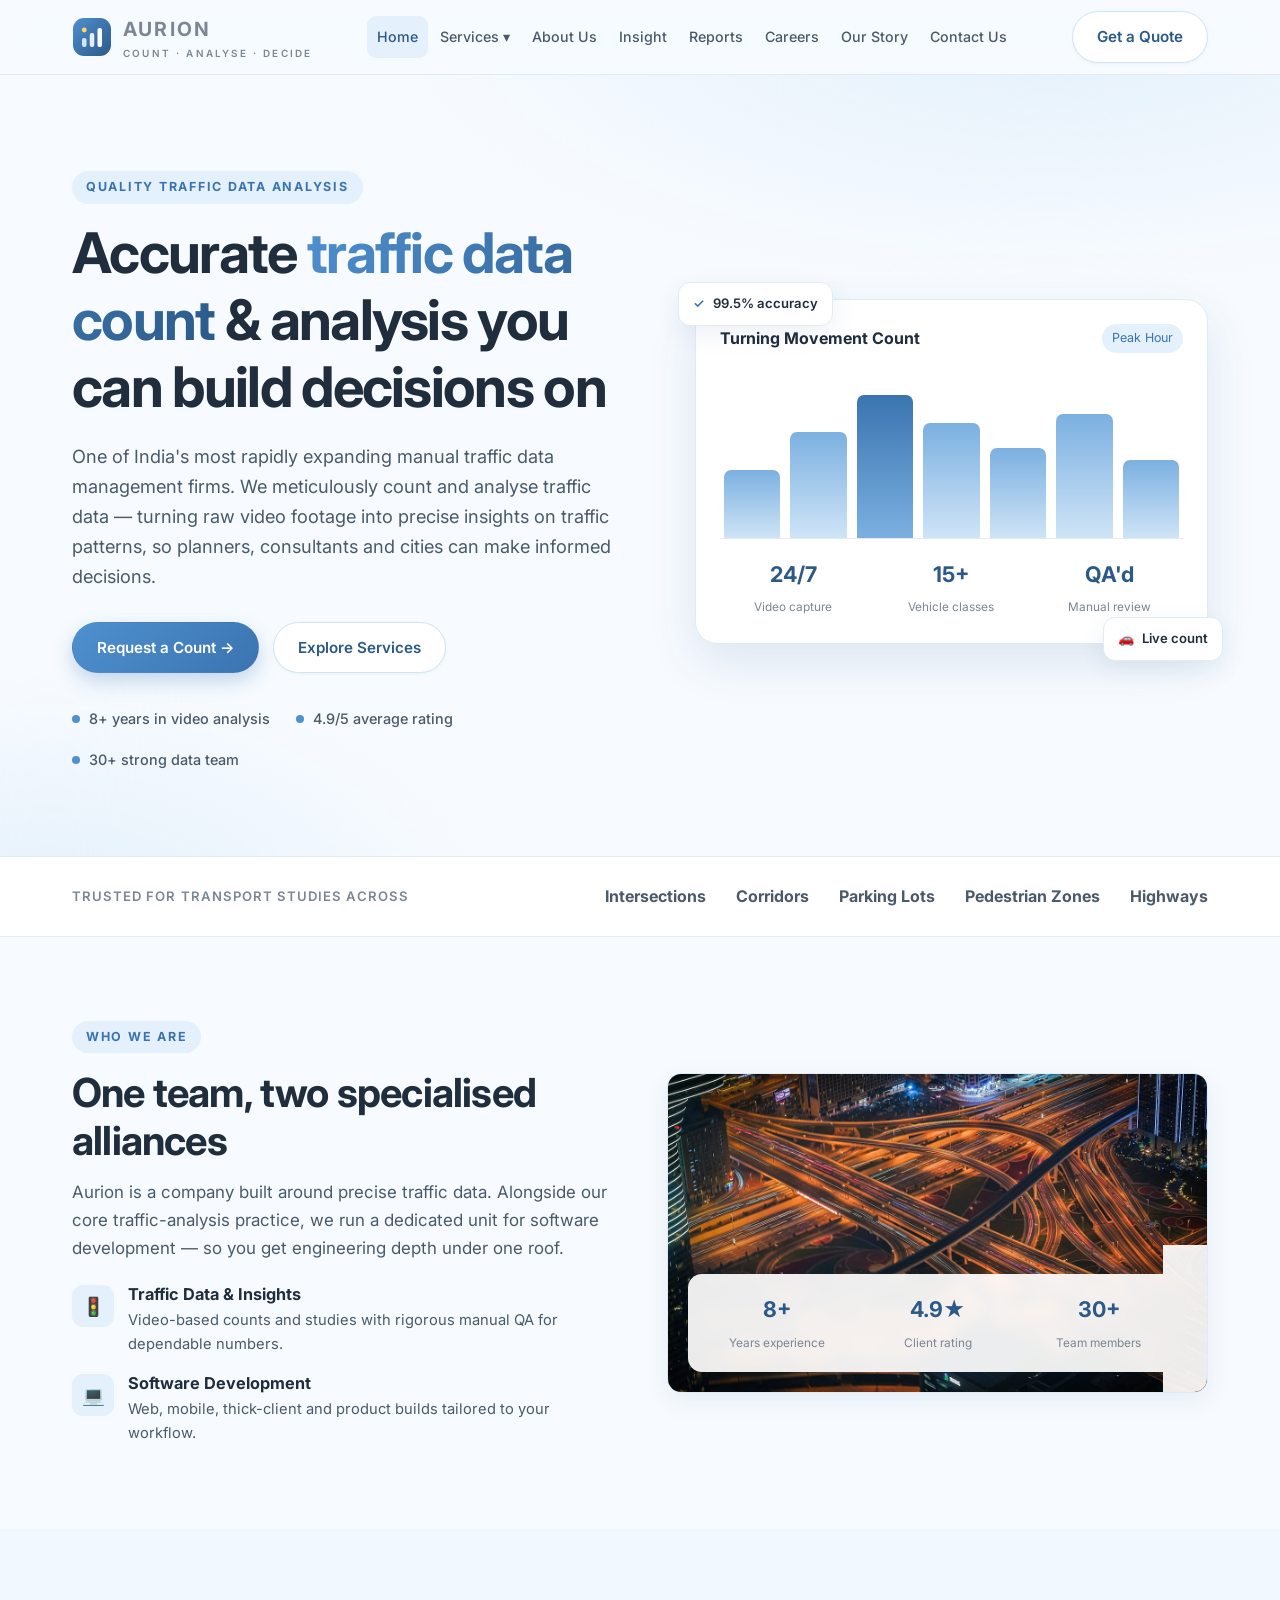
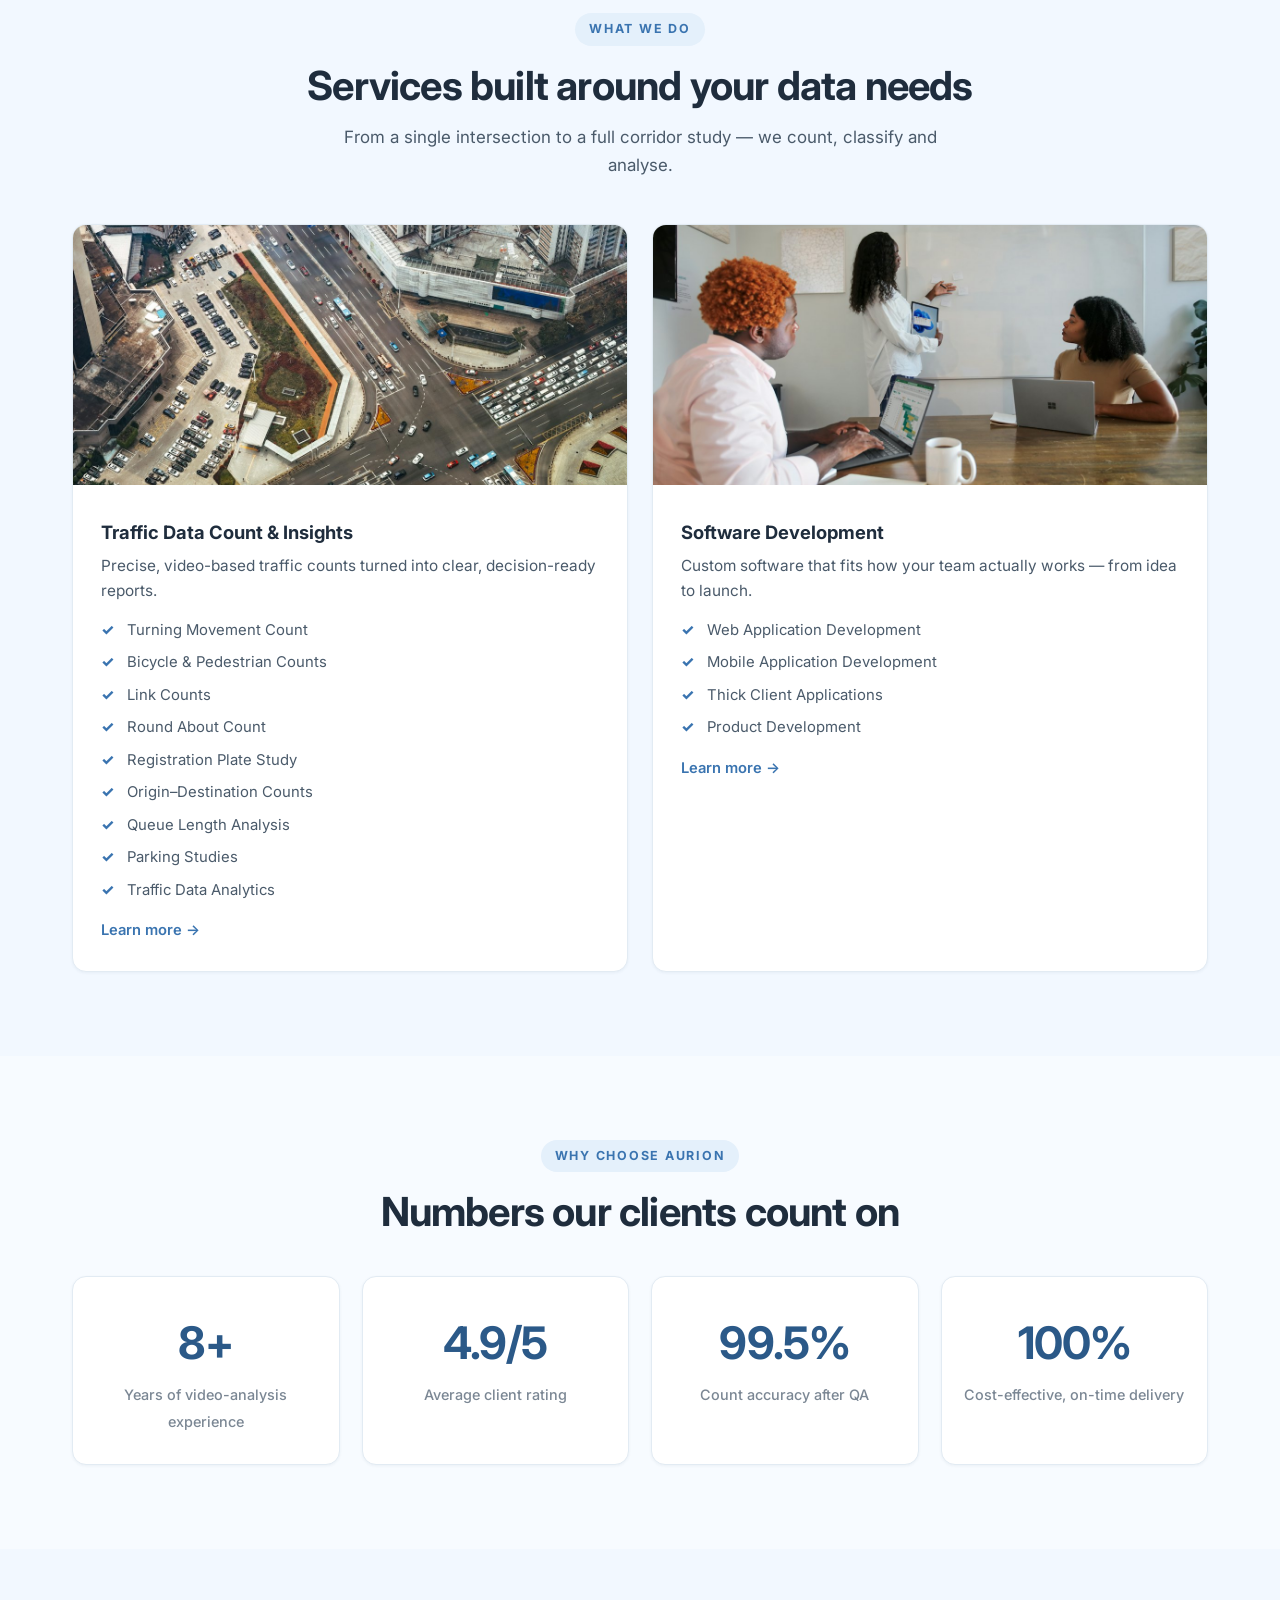
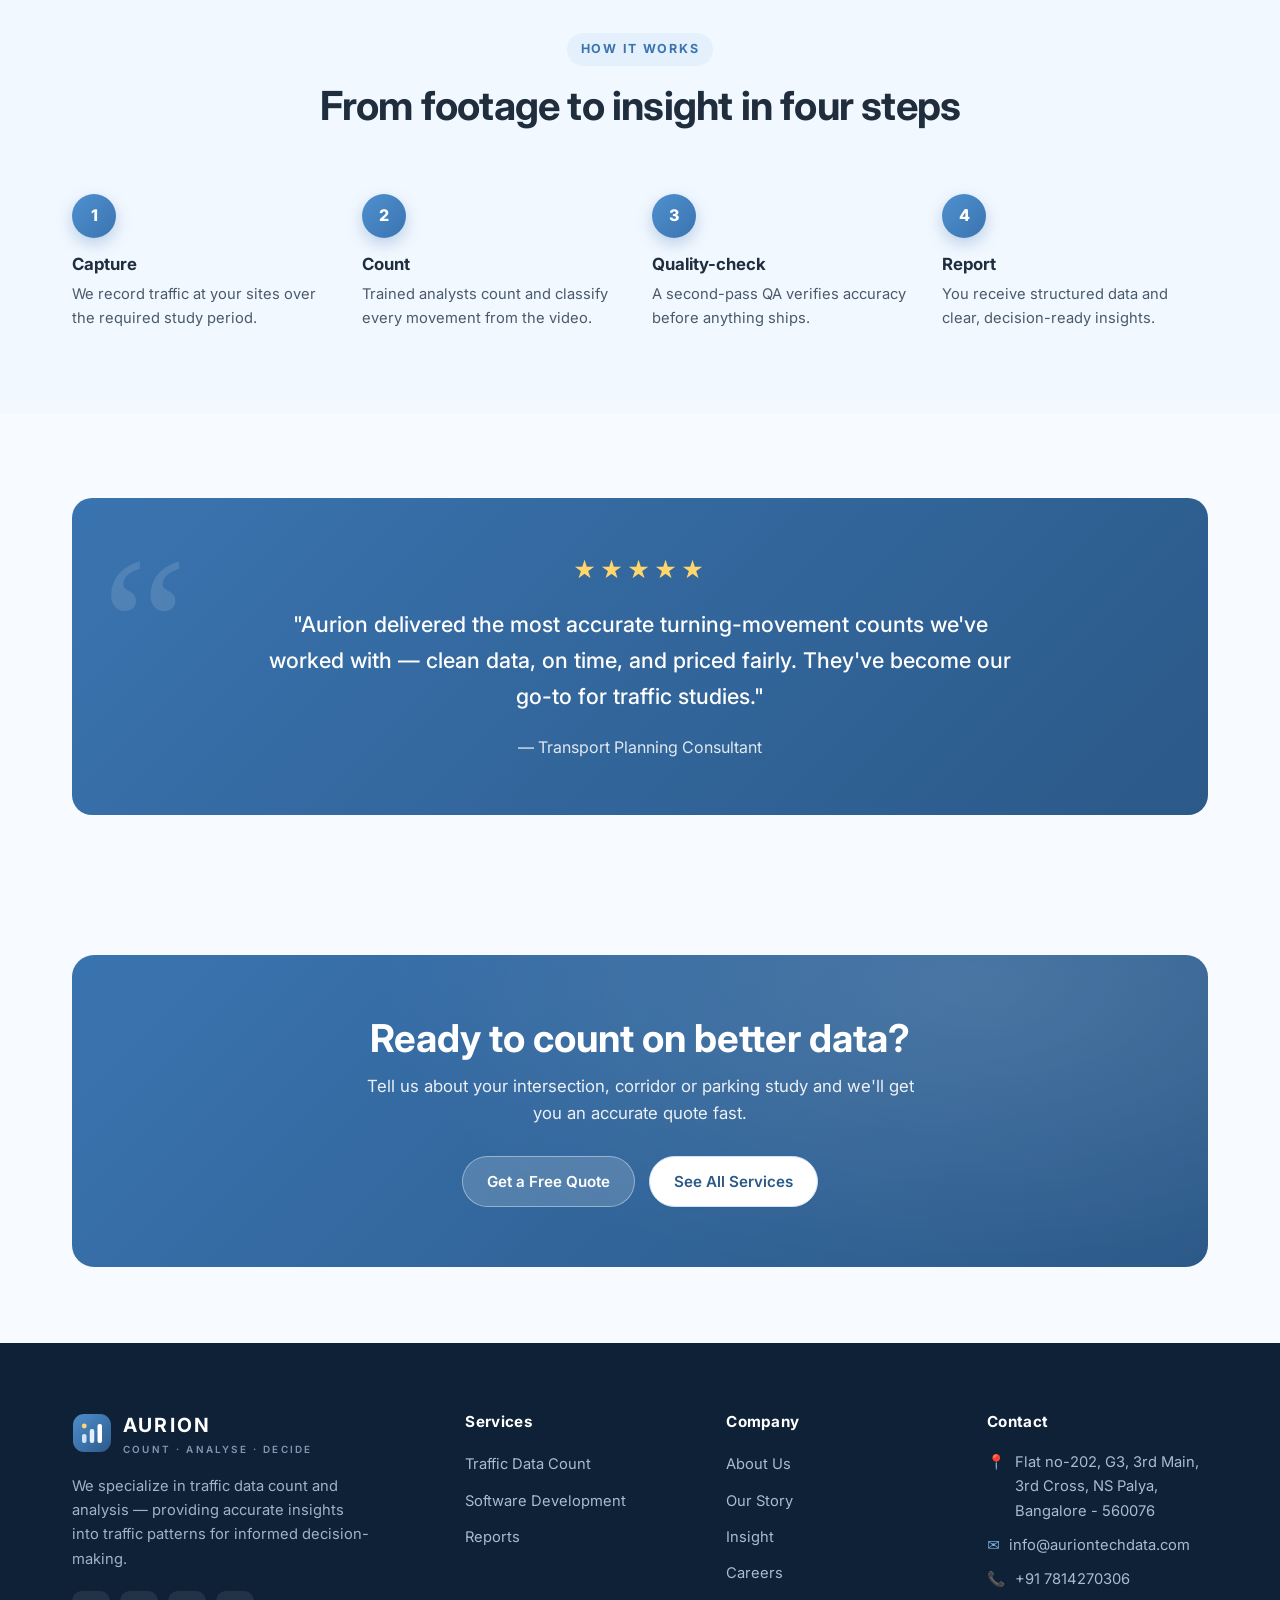
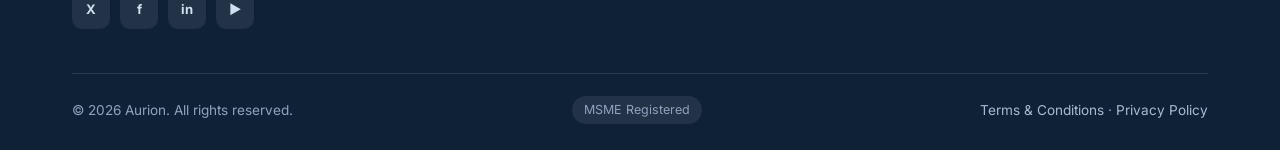
<file: index.html>
<!DOCTYPE html>
<html lang="en">
<head>
<meta charset="UTF-8" />
<meta name="viewport" content="width=device-width, initial-scale=1.0" />
<title>Aurion — Traffic Data Count &amp; Analysis</title>
<meta name="description" content="Aurion specializes in traffic data count and analysis — accurate, video-based traffic insights for informed decision-making. We also deliver software development services." />
<link rel="icon" href="assets/logo.svg" type="image/svg+xml" />
<link rel="preconnect" href="https://fonts.googleapis.com" />
<link rel="preconnect" href="https://fonts.gstatic.com" crossorigin />
<link href="https://fonts.googleapis.com/css2?family=Inter:wght@400;500;600;700;800&display=swap" rel="stylesheet" />
<link rel="stylesheet" href="css/style.css" />
</head>
<body>

<!-- ============ HEADER ============ -->
<header class="site-header">
  <div class="container nav">
    <a class="brand" href="index.html">
      <img class="logo" src="assets/logo.svg" alt="Aurion" />
      <span class="brand-text"><b>Aurion</b><span>Count · Analyse · Decide</span></span>
    </a>
    <ul class="nav-links">
      <li><a href="index.html" class="active">Home</a></li>
      <li class="has-drop">
        <a href="services.html">Services ▾</a>
        <div class="drop">
          <a href="services.html#traffic"><span class="di">🚦</span><span><strong>Traffic Data Count</strong><small>Counts, studies &amp; insights</small></span></a>
          <a href="services.html#software"><span class="di">💻</span><span><strong>Software Development</strong><small>Web, mobile &amp; product</small></span></a>
        </div>
      </li>
      <li><a href="about.html">About Us</a></li>
      <li><a href="insight.html">Insight</a></li>
      <li><a href="reports.html">Reports</a></li>
      <li><a href="careers.html">Careers</a></li>
      <li><a href="our-story.html">Our Story</a></li>
      <li><a href="contact.html">Contact Us</a></li>
    </ul>
    <div class="nav-cta">
      <a href="contact.html" class="btn btn-ghost">Get a Quote</a>
      <button class="nav-toggle" aria-label="Toggle menu" aria-expanded="false"><span></span></button>
    </div>
  </div>
</header>

<!-- ============ HERO ============ -->
<section class="hero">
  <div class="container hero-grid">
    <div class="hero-copy">
      <span class="eyebrow">Quality Traffic Data Analysis</span>
      <h1>Accurate <span class="accent">traffic data count</span> &amp; analysis you can build decisions on</h1>
      <p class="lead">One of India's most rapidly expanding manual traffic data management firms. We meticulously count and analyse traffic data — turning raw video footage into precise insights on traffic patterns, so planners, consultants and cities can make informed decisions.</p>
      <div class="hero-actions">
        <a href="contact.html" class="btn btn-primary">Request a Count →</a>
        <a href="services.html" class="btn btn-ghost">Explore Services</a>
      </div>
      <div class="hero-badges">
        <div><span class="dot"></span> 8+ years in video analysis</div>
        <div><span class="dot"></span> 4.9/5 average rating</div>
        <div><span class="dot"></span> 30+ strong data team</div>
      </div>
    </div>

    <div class="hero-visual">
      <div class="float-tag t1"><span class="ic">✓</span> 99.5% accuracy</div>
      <div class="float-tag t2"><span class="ic">🚗</span> Live count</div>
      <div class="hv-head"><span>Turning Movement Count</span><em>Peak Hour</em></div>
      <div class="bars">
        <div class="bar" style="height:44%"></div>
        <div class="bar" style="height:68%"></div>
        <div class="bar hot" style="height:92%"></div>
        <div class="bar" style="height:74%"></div>
        <div class="bar" style="height:58%"></div>
        <div class="bar" style="height:80%"></div>
        <div class="bar" style="height:50%"></div>
      </div>
      <div class="hv-stats">
        <div><b>24/7</b><small>Video capture</small></div>
        <div><b>15+</b><small>Vehicle classes</small></div>
        <div><b>QA'd</b><small>Manual review</small></div>
      </div>
    </div>
  </div>
</section>

<!-- ============ TRUST STRIP ============ -->
<div class="trust">
  <div class="container">
    <p>Trusted for transport studies across</p>
    <div class="items">
      <span>Intersections</span>
      <span>Corridors</span>
      <span>Parking Lots</span>
      <span>Pedestrian Zones</span>
      <span>Highways</span>
    </div>
  </div>
</div>

<!-- ============ WHO WE ARE ============ -->
<section class="section">
  <div class="container split">
    <div class="reveal">
      <span class="eyebrow">Who We Are</span>
      <h2 class="section-title">One team, two specialised alliances</h2>
      <p class="section-lead">Aurion is a company built around precise traffic data. Alongside our core traffic-analysis practice, we run a dedicated unit for software development — so you get engineering depth under one roof.</p>
      <ul class="feature-list">
        <li>
          <span class="fi">🚦</span>
          <div><h4>Traffic Data &amp; Insights</h4><p>Video-based counts and studies with rigorous manual QA for dependable numbers.</p></div>
        </li>
        <li>
          <span class="fi">💻</span>
          <div><h4>Software Development</h4><p>Web, mobile, thick-client and product builds tailored to your workflow.</p></div>
        </li>
      </ul>
    </div>
    <div class="media reveal">
      <img src="assets/home/traffic-dubai.jpg" alt="Live aerial view of traffic flowing through a busy highway interchange" loading="lazy" />
      <div class="hv-stats">
        <div><b>8+</b><small>Years experience</small></div>
        <div><b>4.9★</b><small>Client rating</small></div>
        <div><b>30+</b><small>Team members</small></div>
      </div>
    </div>
  </div>
</section>

<!-- ============ SERVICES ============ -->
<section class="section section--alt">
  <div class="container">
    <div class="center reveal">
      <span class="eyebrow">What We Do</span>
      <h2 class="section-title">Services built around your data needs</h2>
      <p class="section-lead">From a single intersection to a full corridor study — we count, classify and analyse.</p>
    </div>
    <div class="grid grid-2" style="margin-top:44px">
      <article class="card post-card service-card reveal">
        <div class="thumb"><img src="assets/insights/tmc.jpg" alt="Aerial view of a signalised intersection" loading="lazy" /></div>
        <div class="body">
        <h3>Traffic Data Count &amp; Insights</h3>
        <p>Precise, video-based traffic counts turned into clear, decision-ready reports.</p>
        <ul class="ticks">
          <li>Turning Movement Count</li>
          <li>Bicycle &amp; Pedestrian Counts</li>
          <li>Link Counts</li>
          <li>Round About Count</li>
          <li>Registration Plate Study</li>
          <li>Origin–Destination Counts</li>
          <li>Queue Length Analysis</li>
          <li>Parking Studies</li>
          <li>Traffic Data Analytics</li>
        </ul>
        <a class="more" href="services.html#traffic">Learn more →</a>
        </div>
      </article>
      <article class="card post-card service-card reveal">
        <div class="thumb"><img src="assets/home/software-team.jpg" alt="Developers working together on laptops" loading="lazy" /></div>
        <div class="body">
        <h3>Software Development</h3>
        <p>Custom software that fits how your team actually works — from idea to launch.</p>
        <ul class="ticks">
          <li>Web Application Development</li>
          <li>Mobile Application Development</li>
          <li>Thick Client Applications</li>
          <li>Product Development</li>
        </ul>
        <a class="more" href="services.html#software">Learn more →</a>
        </div>
      </article>
    </div>
  </div>
</section>

<!-- ============ STATS ============ -->
<section class="section">
  <div class="container">
    <div class="center reveal">
      <span class="eyebrow">Why Choose Aurion</span>
      <h2 class="section-title">Numbers our clients count on</h2>
    </div>
    <div class="stats" style="margin-top:40px">
      <div class="stat reveal"><b>8+</b><span>Years of video-analysis experience</span></div>
      <div class="stat reveal"><b>4.9/5</b><span>Average client rating</span></div>
      <div class="stat reveal"><b>99.5%</b><span>Count accuracy after QA</span></div>
      <div class="stat reveal"><b>100%</b><span>Cost-effective, on-time delivery</span></div>
    </div>
  </div>
</section>

<!-- ============ PROCESS ============ -->
<section class="section section--alt">
  <div class="container">
    <div class="center reveal">
      <span class="eyebrow">How It Works</span>
      <h2 class="section-title">From footage to insight in four steps</h2>
    </div>
    <div class="steps" style="margin-top:44px">
      <div class="step reveal"><div class="num">1</div><h4>Capture</h4><p>We record traffic at your sites over the required study period.</p></div>
      <div class="step reveal"><div class="num">2</div><h4>Count</h4><p>Trained analysts count and classify every movement from the video.</p></div>
      <div class="step reveal"><div class="num">3</div><h4>Quality-check</h4><p>A second-pass QA verifies accuracy before anything ships.</p></div>
      <div class="step reveal"><div class="num">4</div><h4>Report</h4><p>You receive structured data and clear, decision-ready insights.</p></div>
    </div>
  </div>
</section>

<!-- ============ TESTIMONIAL ============ -->
<section class="section">
  <div class="container reveal">
    <div class="quote">
      <div class="stars">★★★★★</div>
      <p>"Aurion delivered the most accurate turning-movement counts we've worked with — clean data, on time, and priced fairly. They've become our go-to for traffic studies."</p>
      <cite>— Transport Planning Consultant</cite>
    </div>
  </div>
</section>

<!-- ============ CTA ============ -->
<section class="section section--tight">
  <div class="container reveal">
    <div class="cta">
      <h2>Ready to count on better data?</h2>
      <p>Tell us about your intersection, corridor or parking study and we'll get you an accurate quote fast.</p>
      <div class="hero-actions">
        <a href="contact.html" class="btn btn-light">Get a Free Quote</a>
        <a href="services.html" class="btn btn-ghost">See All Services</a>
      </div>
    </div>
  </div>
</section>

<!-- ============ FOOTER ============ -->
<footer class="site-footer">
  <div class="container">
    <div class="footer-grid">
      <div>
        <a class="brand" href="index.html">
          <img class="logo" src="assets/logo.svg" alt="Aurion" />
          <span class="brand-text"><b>Aurion</b><span>Count · Analyse · Decide</span></span>
        </a>
        <p class="about">We specialize in traffic data count and analysis — providing accurate insights into traffic patterns for informed decision-making.</p>
        <div class="socials">
          <a href="#" aria-label="Twitter">X</a>
          <a href="#" aria-label="Facebook">f</a>
          <a href="#" aria-label="LinkedIn">in</a>
          <a href="#" aria-label="YouTube">▶</a>
        </div>
      </div>
      <div>
        <h5>Services</h5>
        <ul>
          <li><a href="services.html#traffic">Traffic Data Count</a></li>
          <li><a href="services.html#software">Software Development</a></li>
          <li><a href="reports.html">Reports</a></li>
        </ul>
      </div>
      <div>
        <h5>Company</h5>
        <ul>
          <li><a href="about.html">About Us</a></li>
          <li><a href="our-story.html">Our Story</a></li>
          <li><a href="insight.html">Insight</a></li>
          <li><a href="careers.html">Careers</a></li>
        </ul>
      </div>
      <div>
        <h5>Contact</h5>
        <ul class="footer-contact">
          <li><span class="fc">📍</span> Flat no-202, G3, 3rd Main, 3rd Cross, NS Palya, Bangalore - 560076</li>
          <li><span class="fc">✉️</span> <a href="mailto:info@auriontechdata.com">info@auriontechdata.com</a></li>
          <li><span class="fc">📞</span> <a href="tel:+917814270306">+91 7814270306</a></li>
        </ul>
      </div>
    </div>
    <div class="footer-bottom">
      <span>© <span data-year>2026</span> Aurion. All rights reserved.</span>
      <div class="badges"><span>MSME Registered</span></div>
      <span><a href="#">Terms &amp; Conditions</a> · <a href="#">Privacy Policy</a></span>
    </div>
  </div>
</footer>

<script src="js/main.js"></script>
</body>
</html>
</file>
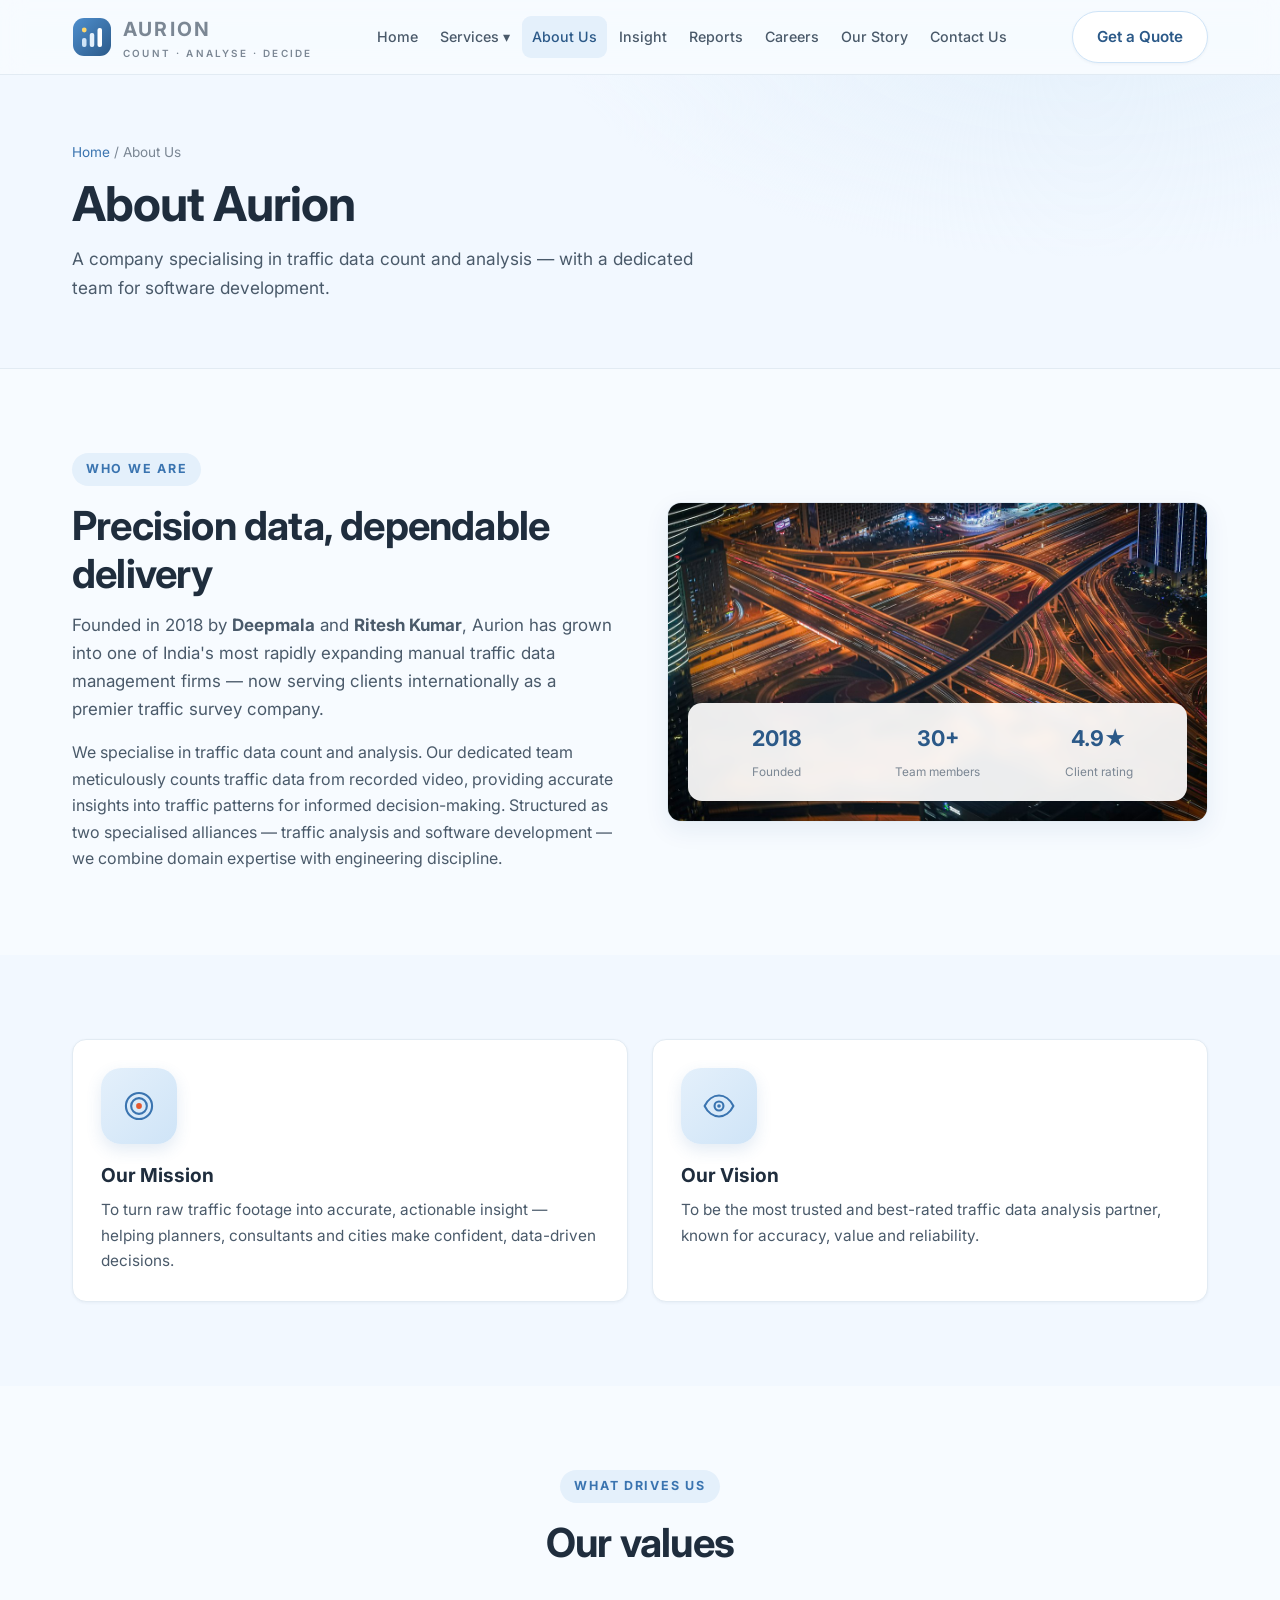
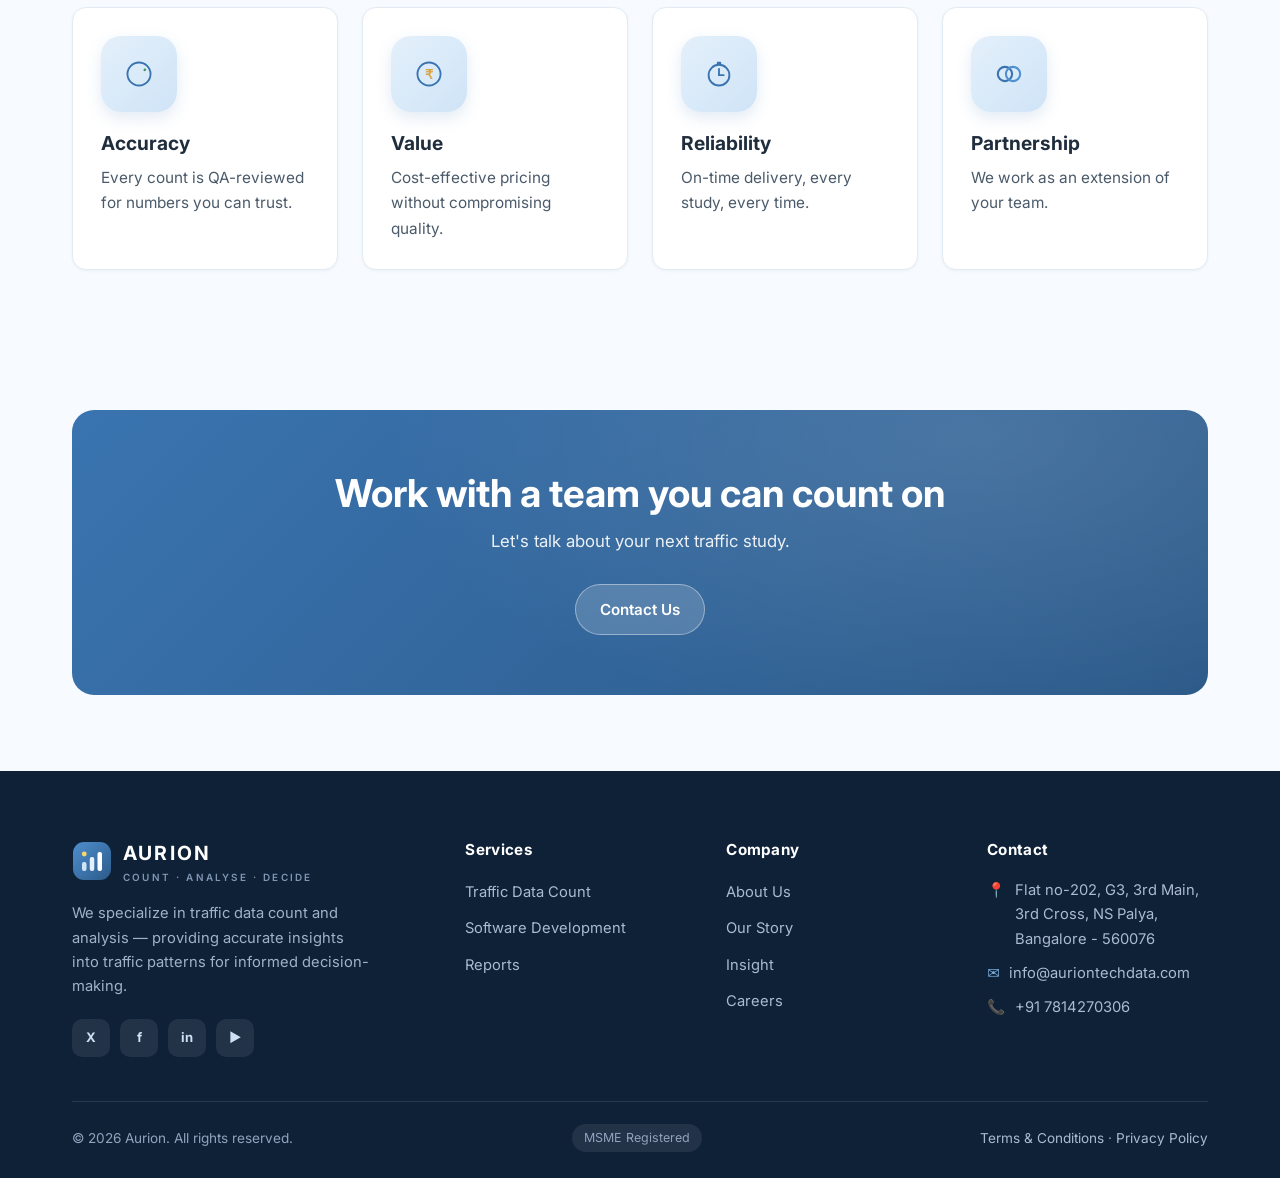
<file: about.html>
<!DOCTYPE html>
<html lang="en">
<head>
<meta charset="UTF-8" />
<meta name="viewport" content="width=device-width, initial-scale=1.0" />
<title>About Us — Aurion</title>
<meta name="description" content="Aurion is a traffic data company built around two specialised alliances: traffic analysis and software development." />
<link rel="icon" href="assets/logo.svg" type="image/svg+xml" />
<link rel="preconnect" href="https://fonts.googleapis.com" />
<link rel="preconnect" href="https://fonts.gstatic.com" crossorigin />
<link href="https://fonts.googleapis.com/css2?family=Inter:wght@400;500;600;700;800&display=swap" rel="stylesheet" />
<link rel="stylesheet" href="css/style.css" />
</head>
<body>

<header class="site-header">
  <div class="container nav">
    <a class="brand" href="index.html"><img class="logo" src="assets/logo.svg" alt="Aurion" /><span class="brand-text"><b>Aurion</b><span>Count · Analyse · Decide</span></span></a>
    <ul class="nav-links">
      <li><a href="index.html">Home</a></li>
      <li class="has-drop"><a href="services.html">Services ▾</a>
        <div class="drop">
          <a href="services.html#traffic"><span class="di">🚦</span><span><strong>Traffic Data Count</strong><small>Counts, studies &amp; insights</small></span></a>
          <a href="services.html#software"><span class="di">💻</span><span><strong>Software Development</strong><small>Web, mobile &amp; product</small></span></a>
        </div>
      </li>
      <li><a href="about.html" class="active">About Us</a></li>
      <li><a href="insight.html">Insight</a></li>
      <li><a href="reports.html">Reports</a></li>
      <li><a href="careers.html">Careers</a></li>
      <li><a href="our-story.html">Our Story</a></li>
      <li><a href="contact.html">Contact Us</a></li>
    </ul>
    <div class="nav-cta"><a href="contact.html" class="btn btn-ghost">Get a Quote</a><button class="nav-toggle" aria-label="Toggle menu" aria-expanded="false"><span></span></button></div>
  </div>
</header>

<section class="page-hero">
  <div class="container">
    <div class="crumb"><a href="index.html">Home</a> / About Us</div>
    <h1>About Aurion</h1>
    <p>A company specialising in traffic data count and analysis — with a dedicated team for software development.</p>
  </div>
</section>

<section class="section">
  <div class="container split">
    <div class="reveal">
      <span class="eyebrow">Who We Are</span>
      <h2 class="section-title">Precision data, dependable delivery</h2>
      <p class="section-lead">Founded in 2018 by <strong>Deepmala</strong> and <strong>Ritesh Kumar</strong>, Aurion has grown into one of India's most rapidly expanding manual traffic data management firms — now serving clients internationally as a premier traffic survey company.</p>
      <p style="margin-top:16px;color:var(--ink-soft)">We specialise in traffic data count and analysis. Our dedicated team meticulously counts traffic data from recorded video, providing accurate insights into traffic patterns for informed decision-making. Structured as two specialised alliances — traffic analysis and software development — we combine domain expertise with engineering discipline.</p>
    </div>
    <div class="media reveal">
      <img src="assets/home/traffic-dubai.jpg" alt="Live aerial view of traffic flowing through a busy highway interchange" loading="lazy" />
      <div class="hv-stats">
        <div><b>2018</b><small>Founded</small></div>
        <div><b>30+</b><small>Team members</small></div>
        <div><b>4.9★</b><small>Client rating</small></div>
      </div>
    </div>
  </div>
</section>

<section class="section section--alt">
  <div class="container">
    <div class="grid grid-2">
      <div class="card reveal">
        <div class="icon">
          <svg width="34" height="34" viewBox="0 0 26 26" fill="none" xmlns="http://www.w3.org/2000/svg" aria-hidden="true">
            <circle cx="13" cy="13" r="10" stroke="currentColor" stroke-width="1.6"/>
            <circle cx="13" cy="13" r="6" stroke="currentColor" stroke-width="1.6"/>
            <circle class="target-dot" cx="13" cy="13" r="2.2" fill="#e4572e"/>
          </svg>
        </div>
        <h3>Our Mission</h3><p>To turn raw traffic footage into accurate, actionable insight — helping planners, consultants and cities make confident, data-driven decisions.</p>
      </div>
      <div class="card reveal">
        <div class="icon">
          <svg width="34" height="34" viewBox="0 0 26 26" fill="none" xmlns="http://www.w3.org/2000/svg" aria-hidden="true">
            <path d="M2 13c2.4-5 6.8-8 11-8s8.6 3 11 8c-2.4 5-6.8 8-11 8s-8.6-3-11-8Z" stroke="currentColor" stroke-width="1.6" stroke-linejoin="round"/>
            <circle cx="13" cy="13" r="3.4" stroke="currentColor" stroke-width="1.6"/>
            <circle class="vision-pupil" cx="13" cy="13" r="1.4" fill="#3a74b0"/>
          </svg>
        </div>
        <h3>Our Vision</h3><p>To be the most trusted and best-rated traffic data analysis partner, known for accuracy, value and reliability.</p>
      </div>
    </div>
  </div>
</section>

<section class="section">
  <div class="container">
    <div class="center reveal"><span class="eyebrow">What Drives Us</span><h2 class="section-title">Our values</h2></div>
    <div class="grid grid-4" style="margin-top:40px">
      <div class="card reveal">
        <div class="icon">
          <svg width="30" height="30" viewBox="0 0 26 26" fill="none" xmlns="http://www.w3.org/2000/svg" aria-hidden="true">
            <circle cx="13" cy="13" r="10" stroke="currentColor" stroke-width="1.6"/>
            <path class="check-draw" d="M8 13.3l3.1 3.1L18.2 9.2" stroke="#3a9150" stroke-width="2" stroke-linecap="round" stroke-linejoin="round"/>
          </svg>
        </div>
        <h3>Accuracy</h3><p>Every count is QA-reviewed for numbers you can trust.</p>
      </div>
      <div class="card reveal">
        <div class="icon">
          <svg width="30" height="30" viewBox="0 0 26 26" fill="none" xmlns="http://www.w3.org/2000/svg" aria-hidden="true">
            <circle cx="13" cy="13" r="10" stroke="currentColor" stroke-width="1.6"/>
            <text class="coin-sign" x="13" y="17.5" text-anchor="middle" font-family="Arial, sans-serif" font-size="11" font-weight="700" fill="#d9a441">₹</text>
          </svg>
        </div>
        <h3>Value</h3><p>Cost-effective pricing without compromising quality.</p>
      </div>
      <div class="card reveal">
        <div class="icon">
          <svg width="30" height="30" viewBox="0 0 26 26" fill="none" xmlns="http://www.w3.org/2000/svg" aria-hidden="true">
            <circle cx="13" cy="14" r="9" stroke="currentColor" stroke-width="1.6"/>
            <rect x="11" y="2.4" width="4" height="2.2" rx="1" fill="currentColor"/>
            <line class="clock-hand" x1="13" y1="14" x2="13" y2="8.5" stroke="currentColor" stroke-width="1.6" stroke-linecap="round"/>
            <line x1="13" y1="14" x2="17" y2="14" stroke="currentColor" stroke-width="1.6" stroke-linecap="round"/>
          </svg>
        </div>
        <h3>Reliability</h3><p>On-time delivery, every study, every time.</p>
      </div>
      <div class="card reveal">
        <div class="icon">
          <svg width="30" height="30" viewBox="0 0 26 26" fill="none" xmlns="http://www.w3.org/2000/svg" aria-hidden="true">
            <circle class="ring-a" cx="9.5" cy="13" r="6.2" stroke="currentColor" stroke-width="1.8"/>
            <circle class="ring-b" cx="16.5" cy="13" r="6.2" stroke="#4f90cf" stroke-width="1.8"/>
          </svg>
        </div>
        <h3>Partnership</h3><p>We work as an extension of your team.</p>
      </div>
    </div>
  </div>
</section>

<section class="section section--tight">
  <div class="container reveal"><div class="cta"><h2>Work with a team you can count on</h2><p>Let's talk about your next traffic study.</p><div class="hero-actions"><a href="contact.html" class="btn btn-light">Contact Us</a></div></div></div>
</section>

<footer class="site-footer">
  <div class="container">
    <div class="footer-grid">
      <div><a class="brand" href="index.html"><img class="logo" src="assets/logo.svg" alt="Aurion" /><span class="brand-text"><b>Aurion</b><span>Count · Analyse · Decide</span></span></a><p class="about">We specialize in traffic data count and analysis — providing accurate insights into traffic patterns for informed decision-making.</p><div class="socials"><a href="#">X</a><a href="#">f</a><a href="#">in</a><a href="#">▶</a></div></div>
      <div><h5>Services</h5><ul><li><a href="services.html#traffic">Traffic Data Count</a></li><li><a href="services.html#software">Software Development</a></li><li><a href="reports.html">Reports</a></li></ul></div>
      <div><h5>Company</h5><ul><li><a href="about.html">About Us</a></li><li><a href="our-story.html">Our Story</a></li><li><a href="insight.html">Insight</a></li><li><a href="careers.html">Careers</a></li></ul></div>
      <div><h5>Contact</h5><ul class="footer-contact"><li><span class="fc">📍</span> Flat no-202, G3, 3rd Main, 3rd Cross, NS Palya, Bangalore - 560076</li><li><span class="fc">✉️</span> <a href="mailto:info@auriontechdata.com">info@auriontechdata.com</a></li><li><span class="fc">📞</span> <a href="tel:+917814270306">+91 7814270306</a></li></ul></div>
    </div>
    <div class="footer-bottom"><span>© <span data-year>2026</span> Aurion. All rights reserved.</span><div class="badges"><span>MSME Registered</span></div><span><a href="#">Terms &amp; Conditions</a> · <a href="#">Privacy Policy</a></span></div>
  </div>
</footer>

<script src="js/main.js"></script>
</body>
</html>
</file>
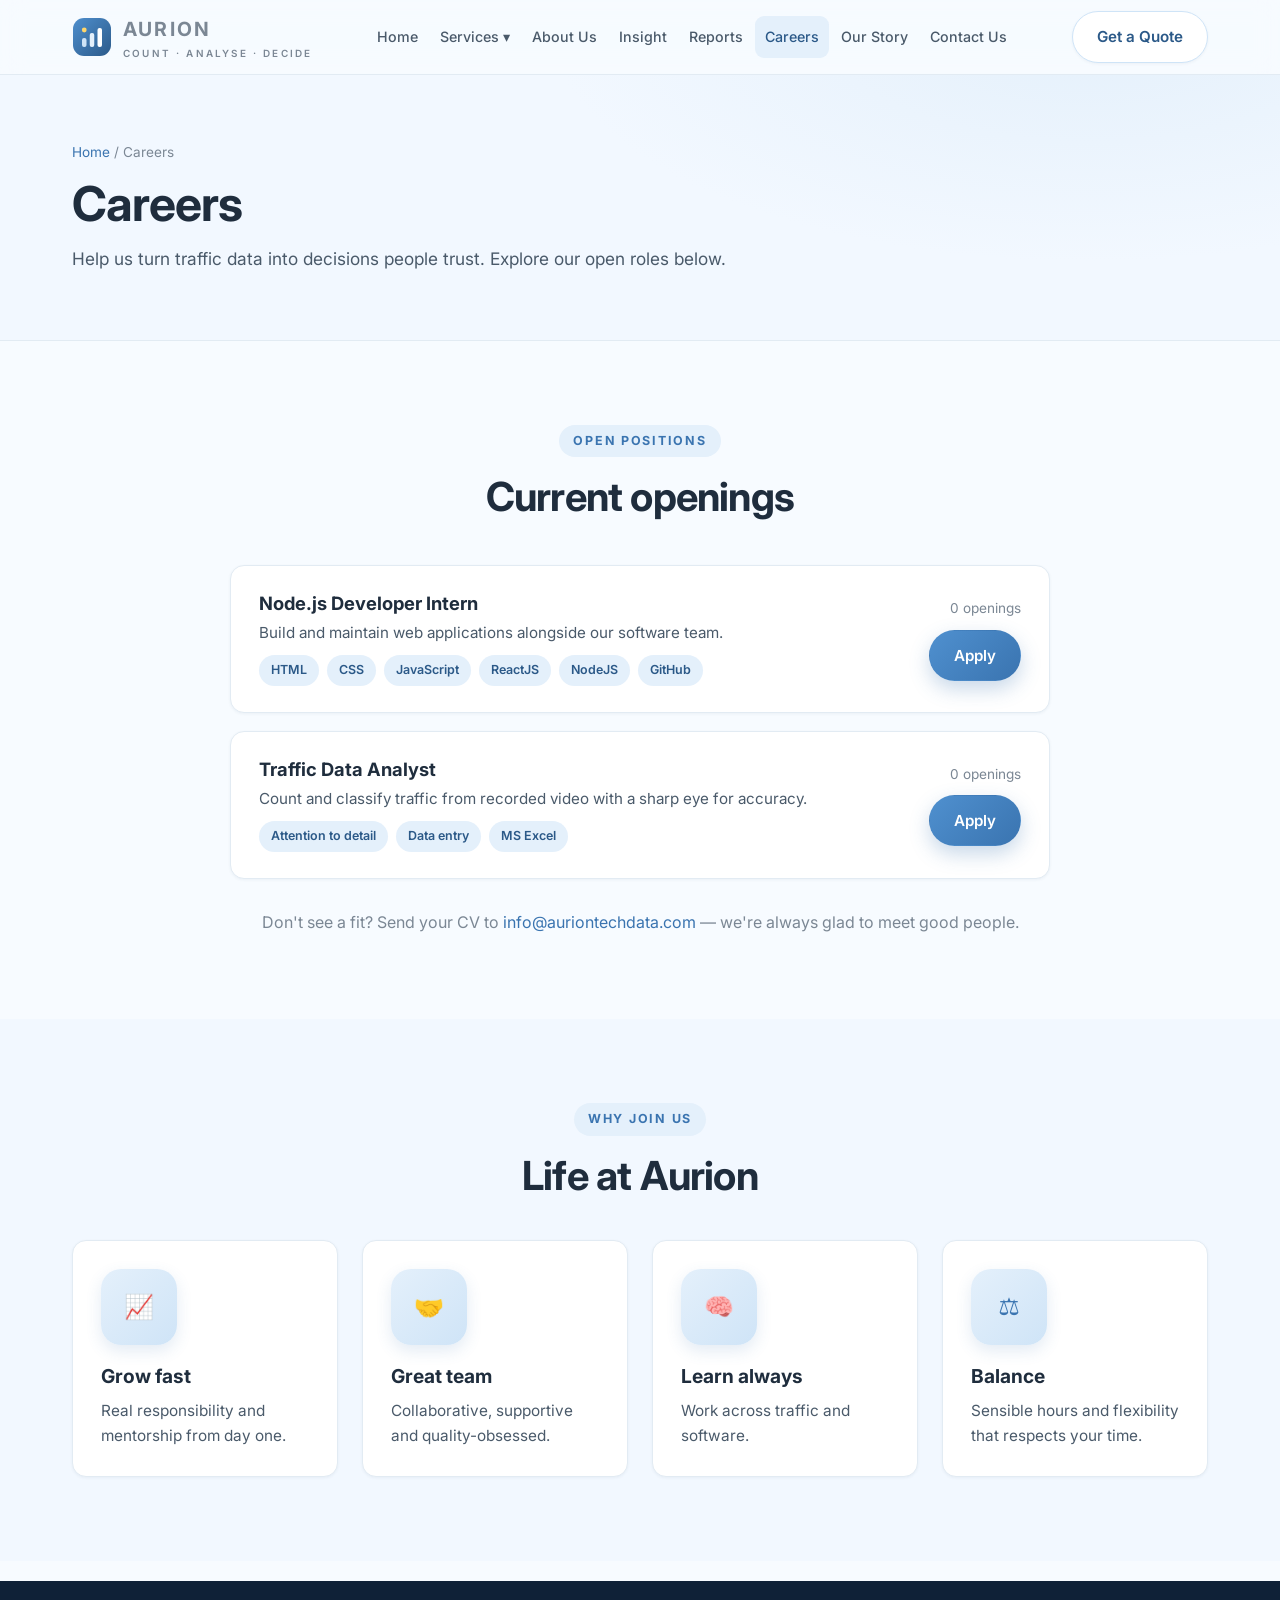
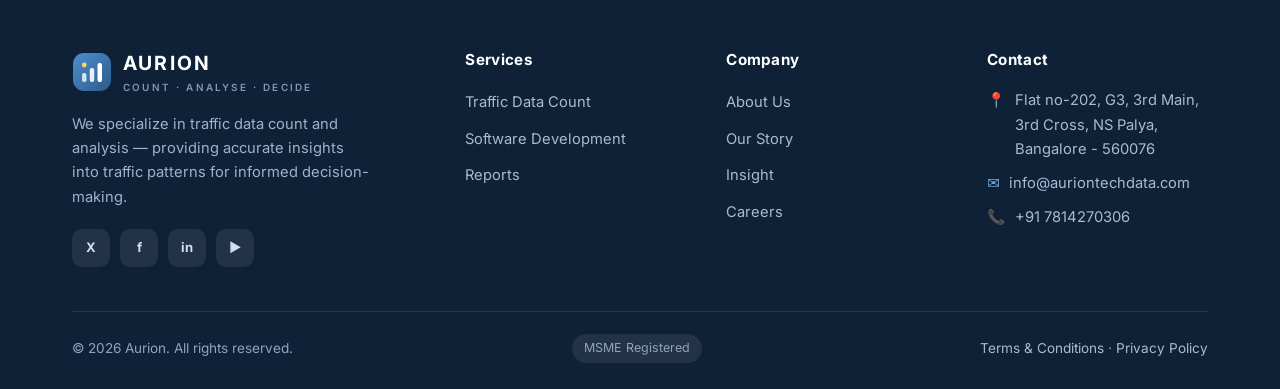
<file: careers.html>
<!DOCTYPE html>
<html lang="en">
<head>
<meta charset="UTF-8" />
<meta name="viewport" content="width=device-width, initial-scale=1.0" />
<title>Careers — Aurion</title>
<meta name="description" content="Join Aurion — open roles across traffic analysis and software development." />
<link rel="icon" href="assets/logo.svg" type="image/svg+xml" />
<link rel="preconnect" href="https://fonts.googleapis.com" />
<link rel="preconnect" href="https://fonts.gstatic.com" crossorigin />
<link href="https://fonts.googleapis.com/css2?family=Inter:wght@400;500;600;700;800&display=swap" rel="stylesheet" />
<link rel="stylesheet" href="css/style.css" />
</head>
<body>

<header class="site-header">
  <div class="container nav">
    <a class="brand" href="index.html"><img class="logo" src="assets/logo.svg" alt="Aurion" /><span class="brand-text"><b>Aurion</b><span>Count · Analyse · Decide</span></span></a>
    <ul class="nav-links">
      <li><a href="index.html">Home</a></li>
      <li class="has-drop"><a href="services.html">Services ▾</a>
        <div class="drop">
          <a href="services.html#traffic"><span class="di">🚦</span><span><strong>Traffic Data Count</strong><small>Counts, studies &amp; insights</small></span></a>
          <a href="services.html#software"><span class="di">💻</span><span><strong>Software Development</strong><small>Web, mobile &amp; product</small></span></a>
        </div>
      </li>
      <li><a href="about.html">About Us</a></li>
      <li><a href="insight.html">Insight</a></li>
      <li><a href="reports.html">Reports</a></li>
      <li><a href="careers.html" class="active">Careers</a></li>
      <li><a href="our-story.html">Our Story</a></li>
      <li><a href="contact.html">Contact Us</a></li>
    </ul>
    <div class="nav-cta"><a href="contact.html" class="btn btn-ghost">Get a Quote</a><button class="nav-toggle" aria-label="Toggle menu" aria-expanded="false"><span></span></button></div>
  </div>
</header>

<section class="page-hero">
  <div class="container">
    <div class="crumb"><a href="index.html">Home</a> / Careers</div>
    <h1>Careers</h1>
    <p>Help us turn traffic data into decisions people trust. Explore our open roles below.</p>
  </div>
</section>

<section class="section">
  <div class="container">
    <div class="center reveal"><span class="eyebrow">Open Positions</span><h2 class="section-title">Current openings</h2></div>
    <div style="max-width:820px;margin:44px auto 0;display:grid;gap:18px">
      <div class="job reveal">
        <div>
          <h3>Node.js Developer Intern</h3>
          <p style="color:var(--ink-soft);font-size:.95rem">Build and maintain web applications alongside our software team.</p>
          <div class="chips"><span class="chip">HTML</span><span class="chip">CSS</span><span class="chip">JavaScript</span><span class="chip">ReactJS</span><span class="chip">NodeJS</span><span class="chip">GitHub</span></div>
        </div>
        <div style="text-align:right">
          <div class="open-count">0 openings</div>
          <a href="contact.html" class="btn btn-primary" style="margin-top:10px">Apply</a>
        </div>
      </div>
      <div class="job reveal">
        <div>
          <h3>Traffic Data Analyst</h3>
          <p style="color:var(--ink-soft);font-size:.95rem">Count and classify traffic from recorded video with a sharp eye for accuracy.</p>
          <div class="chips"><span class="chip">Attention to detail</span><span class="chip">Data entry</span><span class="chip">MS Excel</span></div>
        </div>
        <div style="text-align:right">
          <div class="open-count">0 openings</div>
          <a href="contact.html" class="btn btn-primary" style="margin-top:10px">Apply</a>
        </div>
      </div>
    </div>
    <p class="center" style="margin-top:30px;color:var(--muted)">Don't see a fit? Send your CV to <a href="mailto:info@auriontechdata.com">info@auriontechdata.com</a> — we're always glad to meet good people.</p>
  </div>
</section>

<section class="section section--alt">
  <div class="container">
    <div class="center reveal"><span class="eyebrow">Why Join Us</span><h2 class="section-title">Life at Aurion</h2></div>
    <div class="grid grid-4" style="margin-top:40px">
      <div class="card reveal"><div class="icon">📈</div><h3>Grow fast</h3><p>Real responsibility and mentorship from day one.</p></div>
      <div class="card reveal"><div class="icon">🤝</div><h3>Great team</h3><p>Collaborative, supportive and quality-obsessed.</p></div>
      <div class="card reveal"><div class="icon">🧠</div><h3>Learn always</h3><p>Work across traffic and software.</p></div>
      <div class="card reveal"><div class="icon">⚖️</div><h3>Balance</h3><p>Sensible hours and flexibility that respects your time.</p></div>
    </div>
  </div>
</section>

<footer class="site-footer">
  <div class="container">
    <div class="footer-grid">
      <div><a class="brand" href="index.html"><img class="logo" src="assets/logo.svg" alt="Aurion" /><span class="brand-text"><b>Aurion</b><span>Count · Analyse · Decide</span></span></a><p class="about">We specialize in traffic data count and analysis — providing accurate insights into traffic patterns for informed decision-making.</p><div class="socials"><a href="#">X</a><a href="#">f</a><a href="#">in</a><a href="#">▶</a></div></div>
      <div><h5>Services</h5><ul><li><a href="services.html#traffic">Traffic Data Count</a></li><li><a href="services.html#software">Software Development</a></li><li><a href="reports.html">Reports</a></li></ul></div>
      <div><h5>Company</h5><ul><li><a href="about.html">About Us</a></li><li><a href="our-story.html">Our Story</a></li><li><a href="insight.html">Insight</a></li><li><a href="careers.html">Careers</a></li></ul></div>
      <div><h5>Contact</h5><ul class="footer-contact"><li><span class="fc">📍</span> Flat no-202, G3, 3rd Main, 3rd Cross, NS Palya, Bangalore - 560076</li><li><span class="fc">✉️</span> <a href="mailto:info@auriontechdata.com">info@auriontechdata.com</a></li><li><span class="fc">📞</span> <a href="tel:+917814270306">+91 7814270306</a></li></ul></div>
    </div>
    <div class="footer-bottom"><span>© <span data-year>2026</span> Aurion. All rights reserved.</span><div class="badges"><span>MSME Registered</span></div><span><a href="#">Terms &amp; Conditions</a> · <a href="#">Privacy Policy</a></span></div>
  </div>
</footer>

<script src="js/main.js"></script>
</body>
</html>
</file>
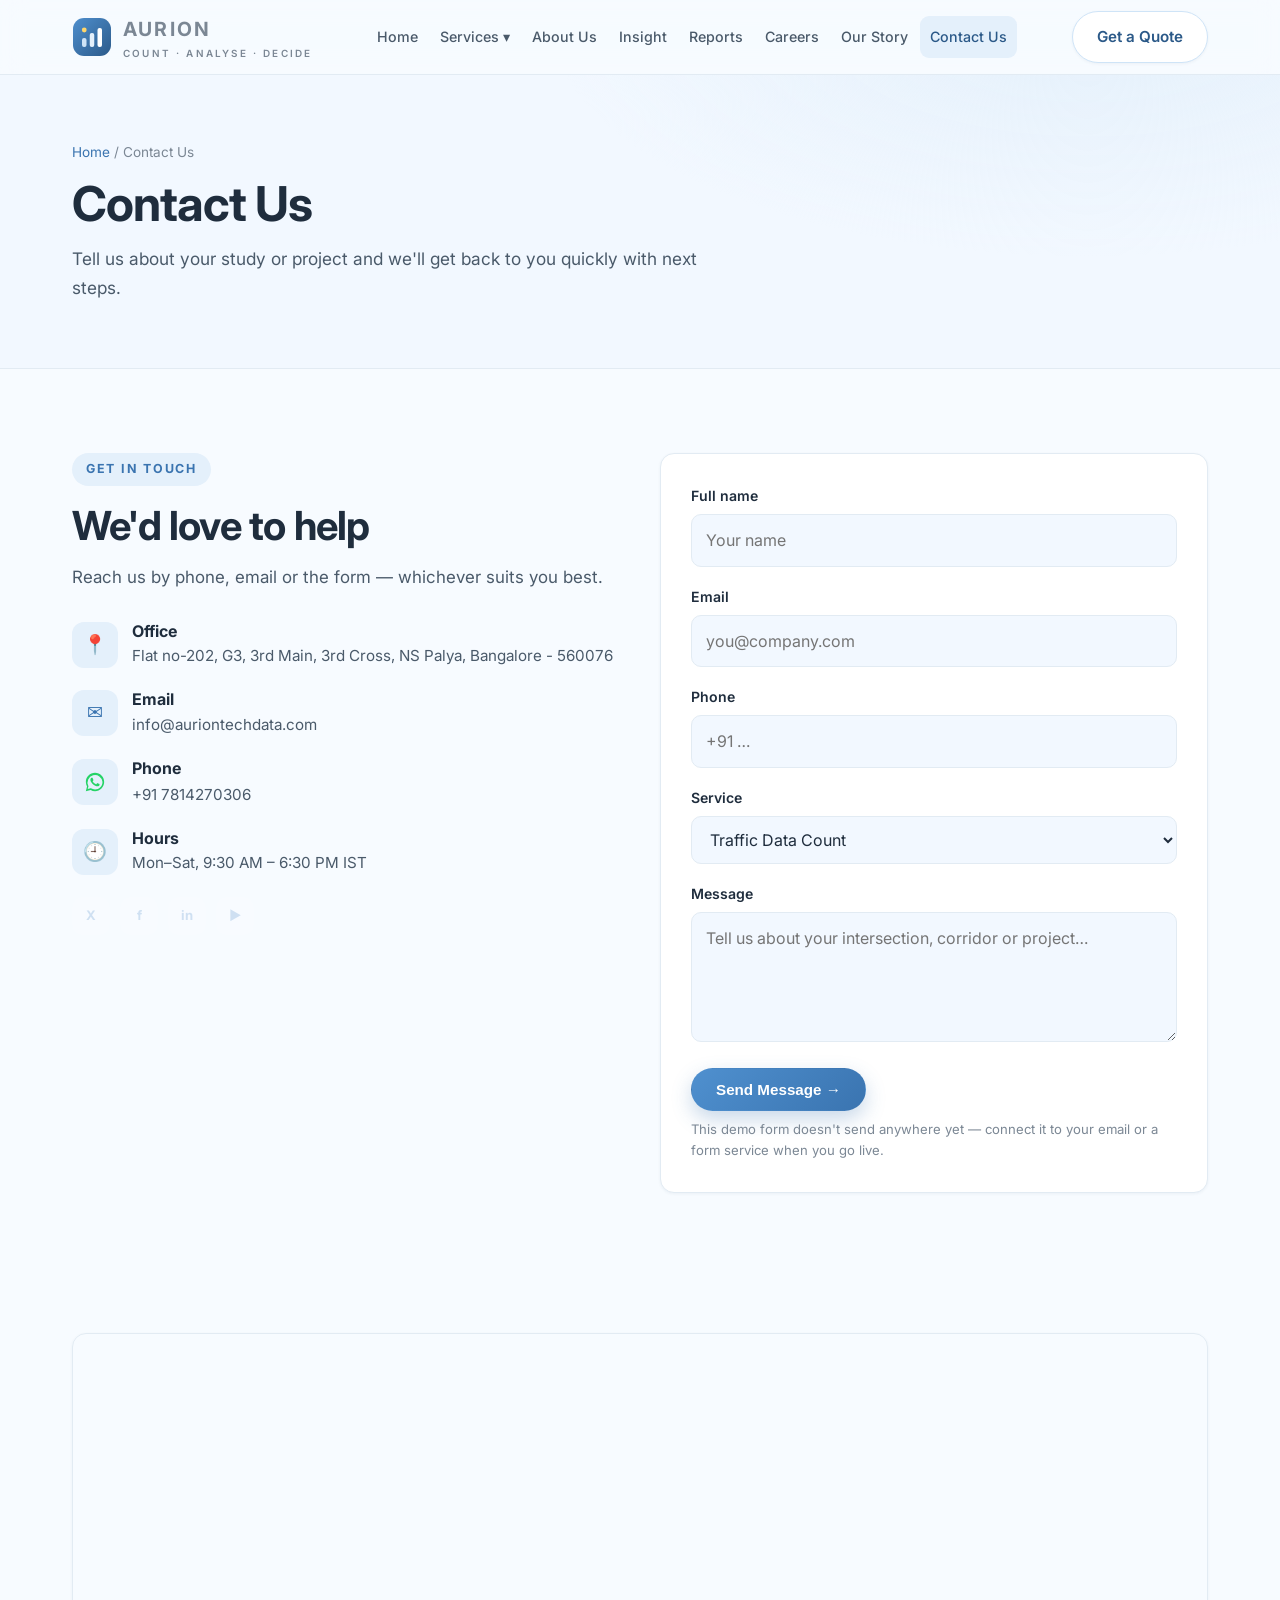
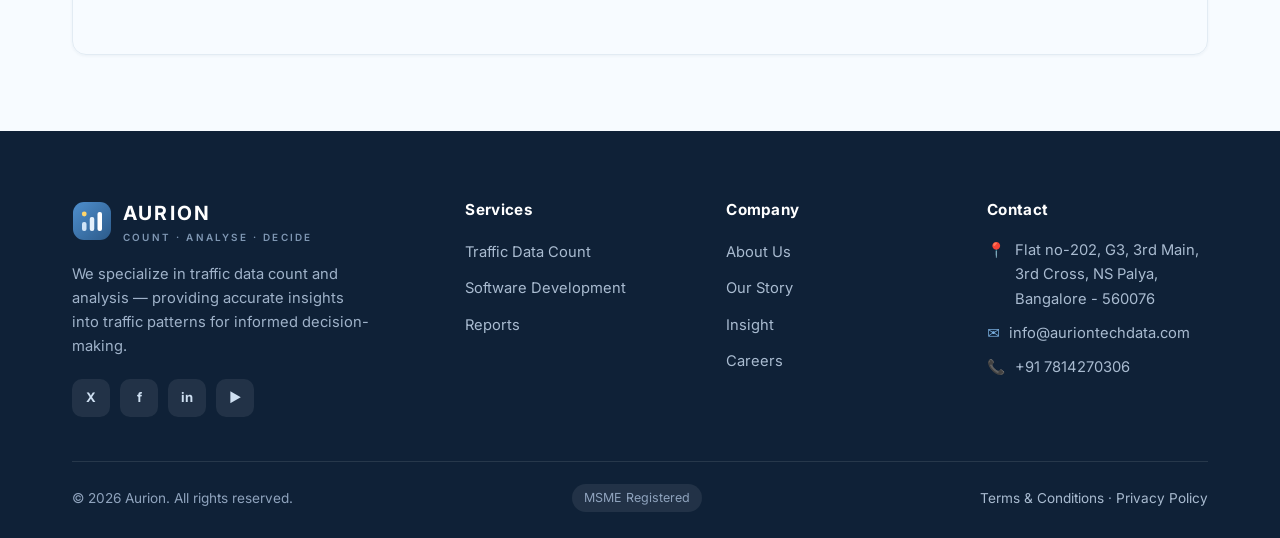
<file: contact.html>
<!DOCTYPE html>
<html lang="en">
<head>
<meta charset="UTF-8" />
<meta name="viewport" content="width=device-width, initial-scale=1.0" />
<title>Contact Us — Aurion</title>
<meta name="description" content="Get in touch with Aurion for traffic data counts or software development. Bangalore, Karnataka." />
<link rel="icon" href="assets/logo.svg" type="image/svg+xml" />
<link rel="preconnect" href="https://fonts.googleapis.com" />
<link rel="preconnect" href="https://fonts.gstatic.com" crossorigin />
<link href="https://fonts.googleapis.com/css2?family=Inter:wght@400;500;600;700;800&display=swap" rel="stylesheet" />
<link rel="stylesheet" href="css/style.css" />
</head>
<body>

<header class="site-header">
  <div class="container nav">
    <a class="brand" href="index.html"><img class="logo" src="assets/logo.svg" alt="Aurion" /><span class="brand-text"><b>Aurion</b><span>Count · Analyse · Decide</span></span></a>
    <ul class="nav-links">
      <li><a href="index.html">Home</a></li>
      <li class="has-drop"><a href="services.html">Services ▾</a>
        <div class="drop">
          <a href="services.html#traffic"><span class="di">🚦</span><span><strong>Traffic Data Count</strong><small>Counts, studies &amp; insights</small></span></a>
          <a href="services.html#software"><span class="di">💻</span><span><strong>Software Development</strong><small>Web, mobile &amp; product</small></span></a>
        </div>
      </li>
      <li><a href="about.html">About Us</a></li>
      <li><a href="insight.html">Insight</a></li>
      <li><a href="reports.html">Reports</a></li>
      <li><a href="careers.html">Careers</a></li>
      <li><a href="our-story.html">Our Story</a></li>
      <li><a href="contact.html" class="active">Contact Us</a></li>
    </ul>
    <div class="nav-cta"><a href="contact.html" class="btn btn-ghost">Get a Quote</a><button class="nav-toggle" aria-label="Toggle menu" aria-expanded="false"><span></span></button></div>
  </div>
</header>

<section class="page-hero">
  <div class="container">
    <div class="crumb"><a href="index.html">Home</a> / Contact Us</div>
    <h1>Contact Us</h1>
    <p>Tell us about your study or project and we'll get back to you quickly with next steps.</p>
  </div>
</section>

<section class="section">
  <div class="container contact-grid">
    <div class="reveal">
      <span class="eyebrow">Get In Touch</span>
      <h2 class="section-title">We'd love to help</h2>
      <p class="section-lead" style="margin-bottom:30px">Reach us by phone, email or the form — whichever suits you best.</p>
      <div class="info-item"><div class="ii">📍</div><div><h4>Office</h4><p>Flat no-202, G3, 3rd Main, 3rd Cross, NS Palya, Bangalore - 560076</p></div></div>
      <div class="info-item"><div class="ii">✉️</div><div><h4>Email</h4><a href="mailto:info@auriontechdata.com">info@auriontechdata.com</a></div></div>
      <div class="info-item"><div class="ii">
        <svg width="22" height="22" viewBox="0 0 24 24" fill="#25D366" xmlns="http://www.w3.org/2000/svg" aria-hidden="true">
          <path d="M12.02 2C6.5 2 2.02 6.48 2.02 12c0 1.77.46 3.45 1.27 4.9L2 22l5.25-1.38A9.96 9.96 0 0 0 12.02 22C17.55 22 22 17.52 22 12S17.55 2 12.02 2Zm0 18.17c-1.6 0-3.17-.43-4.53-1.24l-.32-.19-3.12.82.83-3.04-.21-.32A8.17 8.17 0 1 1 20.17 12c0 4.5-3.66 8.17-8.15 8.17Zm4.48-6.13c-.25-.12-1.46-.72-1.68-.8-.23-.08-.39-.12-.56.12-.17.25-.64.8-.78.96-.14.17-.29.19-.53.06-.25-.12-1.05-.39-2-1.23-.74-.66-1.24-1.47-1.38-1.72-.14-.25-.02-.38.11-.51.11-.11.25-.29.37-.43.12-.14.17-.25.25-.41.08-.17.04-.31-.02-.43-.06-.12-.56-1.34-.76-1.83-.2-.48-.41-.42-.56-.42h-.48c-.17 0-.43.06-.66.31-.23.25-.86.84-.86 2.04 0 1.2.88 2.37 1 2.53.12.17 1.73 2.64 4.2 3.7.59.25 1.05.4 1.41.52.59.19 1.13.16 1.56.1.48-.07 1.46-.6 1.66-1.17.21-.58.21-1.08.15-1.17-.06-.1-.23-.16-.48-.28Z"/>
        </svg>
      </div><div><h4>Phone</h4><a href="tel:+917814270306">+91 7814270306</a></div></div>
      <div class="info-item"><div class="ii">🕘</div><div><h4>Hours</h4><p>Mon–Sat, 9:30 AM – 6:30 PM IST</p></div></div>
      <div class="socials" style="margin-top:8px"><a href="#">X</a><a href="#">f</a><a href="#">in</a><a href="#">▶</a></div>
    </div>

    <div class="reveal">
      <form class="form" id="contact-form" novalidate>
        <div class="field"><label for="name">Full name</label><input id="name" name="name" type="text" placeholder="Your name" required /></div>
        <div class="field"><label for="email">Email</label><input id="email" name="email" type="email" placeholder="you@company.com" required /></div>
        <div class="field"><label for="phone">Phone</label><input id="phone" name="phone" type="tel" placeholder="+91 …" /></div>
        <div class="field"><label for="service">Service</label>
          <select id="service" name="service">
            <option>Traffic Data Count</option>
            <option>Software Development</option>
            <option>Other</option>
          </select>
        </div>
        <div class="field"><label for="message">Message</label><textarea id="message" name="message" placeholder="Tell us about your intersection, corridor or project…" required></textarea></div>
        <button type="submit" class="btn btn-primary">Send Message →</button>
        <p class="form-note">This demo form doesn't send anywhere yet — connect it to your email or a form service when you go live.</p>
        <div class="form-success">✓ Thanks! Your message has been captured. We'll be in touch shortly.</div>
      </form>
    </div>
  </div>
</section>

<section class="section--tight">
  <div class="container">
    <div class="map-embed reveal">
      <iframe title="Aurion location — NS Palya, Bangalore" loading="lazy" referrerpolicy="no-referrer-when-downgrade"
        src="https://www.google.com/maps?q=Flat+no-202%2C+G3%2C+3rd+Main%2C+3rd+Cross%2C+NS+Palya%2C+Bangalore+560076&output=embed"></iframe>
    </div>
  </div>
</section>

<footer class="site-footer">
  <div class="container">
    <div class="footer-grid">
      <div><a class="brand" href="index.html"><img class="logo" src="assets/logo.svg" alt="Aurion" /><span class="brand-text"><b>Aurion</b><span>Count · Analyse · Decide</span></span></a><p class="about">We specialize in traffic data count and analysis — providing accurate insights into traffic patterns for informed decision-making.</p><div class="socials"><a href="#">X</a><a href="#">f</a><a href="#">in</a><a href="#">▶</a></div></div>
      <div><h5>Services</h5><ul><li><a href="services.html#traffic">Traffic Data Count</a></li><li><a href="services.html#software">Software Development</a></li><li><a href="reports.html">Reports</a></li></ul></div>
      <div><h5>Company</h5><ul><li><a href="about.html">About Us</a></li><li><a href="our-story.html">Our Story</a></li><li><a href="insight.html">Insight</a></li><li><a href="careers.html">Careers</a></li></ul></div>
      <div><h5>Contact</h5><ul class="footer-contact"><li><span class="fc">📍</span> Flat no-202, G3, 3rd Main, 3rd Cross, NS Palya, Bangalore - 560076</li><li><span class="fc">✉️</span> <a href="mailto:info@auriontechdata.com">info@auriontechdata.com</a></li><li><span class="fc">📞</span> <a href="tel:+917814270306">+91 7814270306</a></li></ul></div>
    </div>
    <div class="footer-bottom"><span>© <span data-year>2026</span> Aurion. All rights reserved.</span><div class="badges"><span>MSME Registered</span></div><span><a href="#">Terms &amp; Conditions</a> · <a href="#">Privacy Policy</a></span></div>
  </div>
</footer>

<script src="js/main.js"></script>
</body>
</html>
</file>
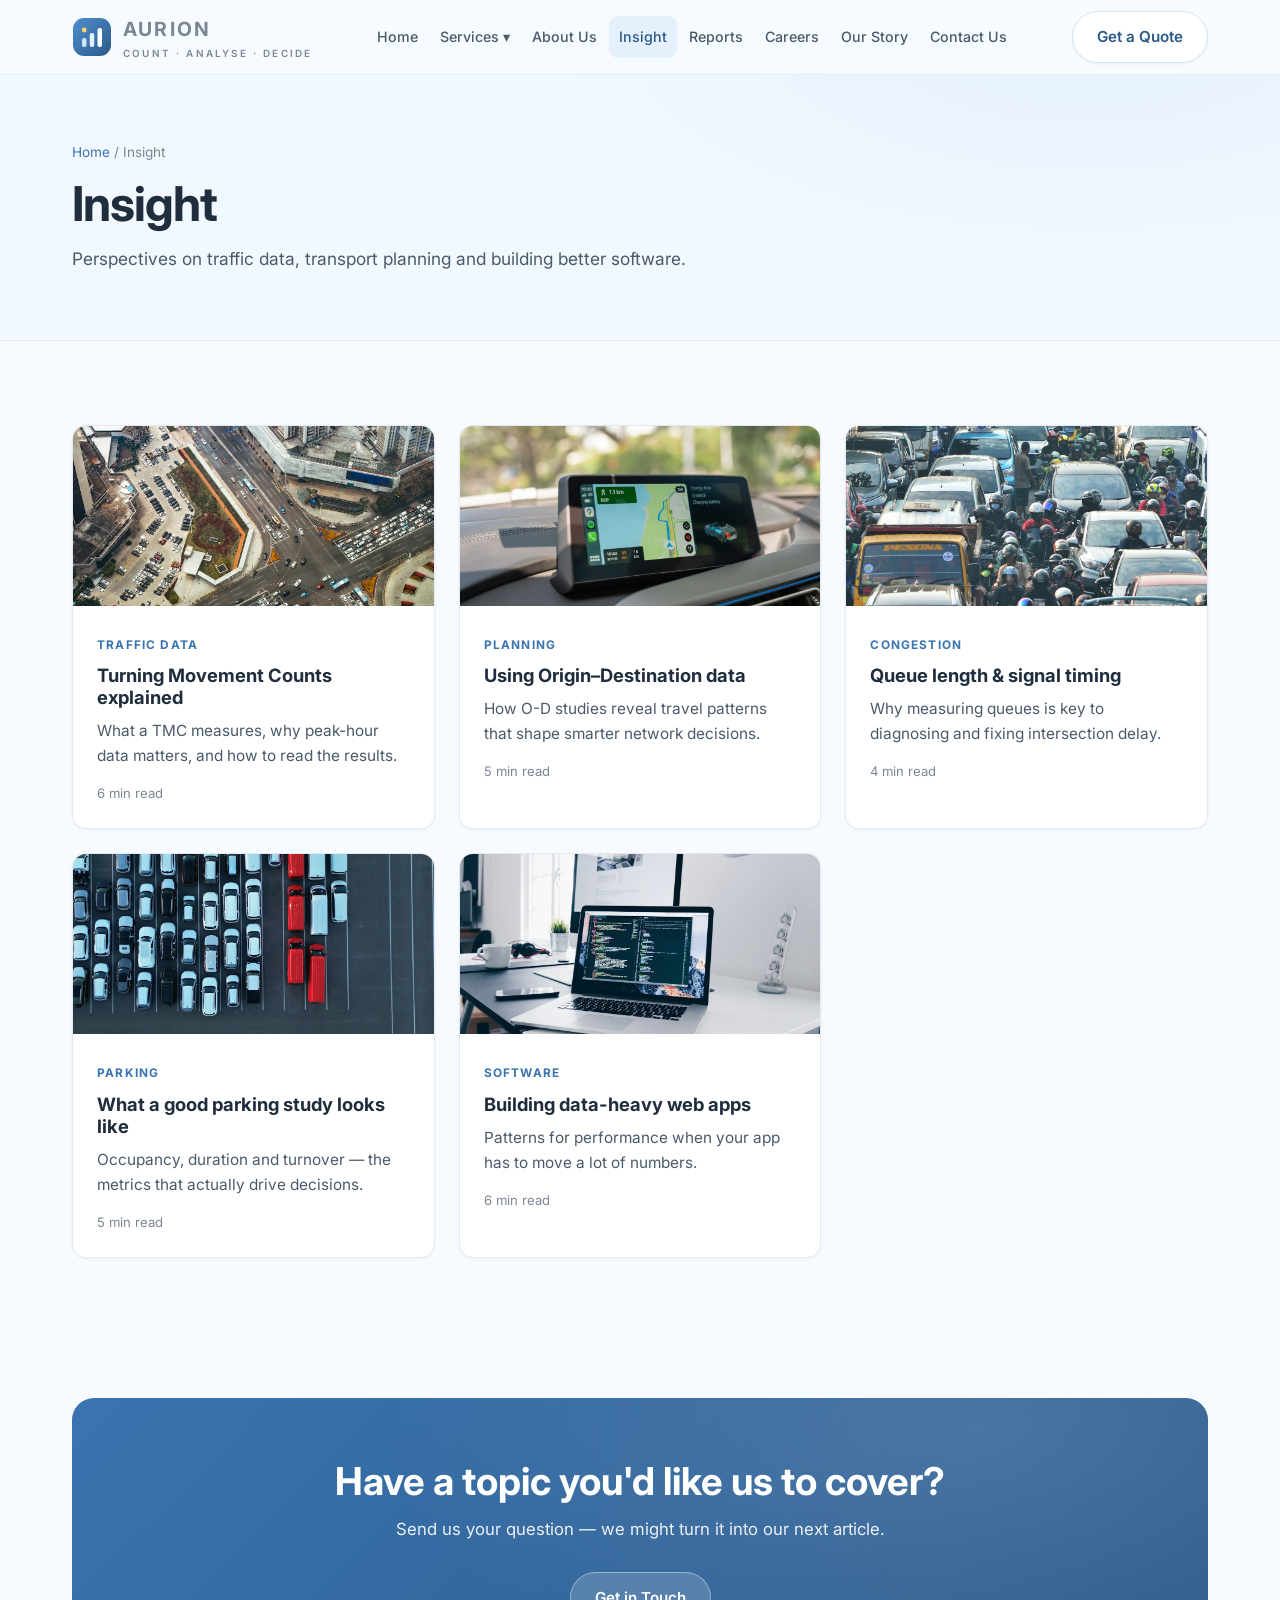
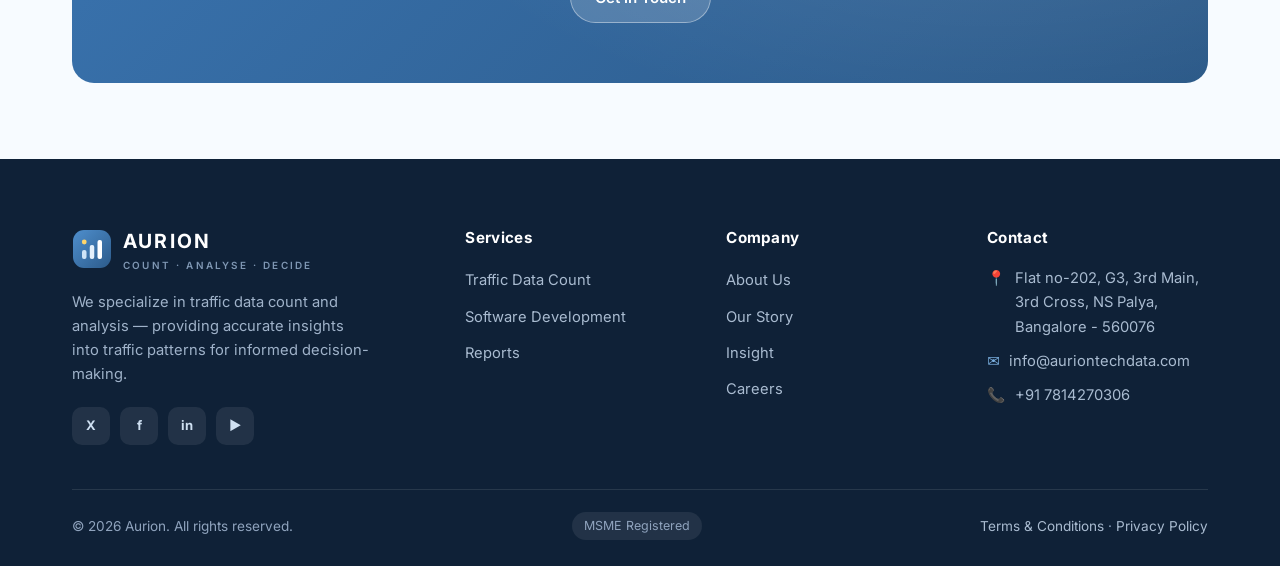
<file: insight.html>
<!DOCTYPE html>
<html lang="en">
<head>
<meta charset="UTF-8" />
<meta name="viewport" content="width=device-width, initial-scale=1.0" />
<title>Insight — Aurion</title>
<meta name="description" content="Articles and insights on traffic data, transport planning and software from Aurion." />
<link rel="icon" href="assets/logo.svg" type="image/svg+xml" />
<link rel="preconnect" href="https://fonts.googleapis.com" />
<link rel="preconnect" href="https://fonts.gstatic.com" crossorigin />
<link href="https://fonts.googleapis.com/css2?family=Inter:wght@400;500;600;700;800&display=swap" rel="stylesheet" />
<link rel="stylesheet" href="css/style.css" />
</head>
<body>

<header class="site-header">
  <div class="container nav">
    <a class="brand" href="index.html"><img class="logo" src="assets/logo.svg" alt="Aurion" /><span class="brand-text"><b>Aurion</b><span>Count · Analyse · Decide</span></span></a>
    <ul class="nav-links">
      <li><a href="index.html">Home</a></li>
      <li class="has-drop"><a href="services.html">Services ▾</a>
        <div class="drop">
          <a href="services.html#traffic"><span class="di">🚦</span><span><strong>Traffic Data Count</strong><small>Counts, studies &amp; insights</small></span></a>
          <a href="services.html#software"><span class="di">💻</span><span><strong>Software Development</strong><small>Web, mobile &amp; product</small></span></a>
        </div>
      </li>
      <li><a href="about.html">About Us</a></li>
      <li><a href="insight.html" class="active">Insight</a></li>
      <li><a href="reports.html">Reports</a></li>
      <li><a href="careers.html">Careers</a></li>
      <li><a href="our-story.html">Our Story</a></li>
      <li><a href="contact.html">Contact Us</a></li>
    </ul>
    <div class="nav-cta"><a href="contact.html" class="btn btn-ghost">Get a Quote</a><button class="nav-toggle" aria-label="Toggle menu" aria-expanded="false"><span></span></button></div>
  </div>
</header>

<section class="page-hero">
  <div class="container">
    <div class="crumb"><a href="index.html">Home</a> / Insight</div>
    <h1>Insight</h1>
    <p>Perspectives on traffic data, transport planning and building better software.</p>
  </div>
</section>

<section class="section">
  <div class="container">
    <div class="grid grid-3">
      <article class="card post-card reveal"><div class="thumb"><img src="assets/insights/tmc.jpg" alt="Turning Movement Counts" loading="lazy" /></div><div class="body"><span class="tag">Traffic Data</span><h3>Turning Movement Counts explained</h3><p>What a TMC measures, why peak-hour data matters, and how to read the results.</p><div class="meta">6 min read</div></div></article>
      <article class="card post-card reveal"><div class="thumb"><img src="assets/insights/od.jpg" alt="Origin–Destination data" loading="lazy" /></div><div class="body"><span class="tag">Planning</span><h3>Using Origin–Destination data</h3><p>How O-D studies reveal travel patterns that shape smarter network decisions.</p><div class="meta">5 min read</div></div></article>
      <article class="card post-card reveal"><div class="thumb"><img src="assets/insights/queue.jpg" alt="Queue length and signal timing" loading="lazy" /></div><div class="body"><span class="tag">Congestion</span><h3>Queue length &amp; signal timing</h3><p>Why measuring queues is key to diagnosing and fixing intersection delay.</p><div class="meta">4 min read</div></div></article>
      <article class="card post-card reveal"><div class="thumb"><img src="assets/insights/parking.jpg" alt="Parking occupancy study" loading="lazy" /></div><div class="body"><span class="tag">Parking</span><h3>What a good parking study looks like</h3><p>Occupancy, duration and turnover — the metrics that actually drive decisions.</p><div class="meta">5 min read</div></div></article>
      <article class="card post-card reveal"><div class="thumb"><img src="assets/insights/software.jpg" alt="Data-heavy web app dashboard" loading="lazy" /></div><div class="body"><span class="tag">Software</span><h3>Building data-heavy web apps</h3><p>Patterns for performance when your app has to move a lot of numbers.</p><div class="meta">6 min read</div></div></article>
    </div>
  </div>
</section>

<section class="section section--tight">
  <div class="container reveal"><div class="cta"><h2>Have a topic you'd like us to cover?</h2><p>Send us your question — we might turn it into our next article.</p><div class="hero-actions"><a href="contact.html" class="btn btn-light">Get in Touch</a></div></div></div>
</section>

<footer class="site-footer">
  <div class="container">
    <div class="footer-grid">
      <div><a class="brand" href="index.html"><img class="logo" src="assets/logo.svg" alt="Aurion" /><span class="brand-text"><b>Aurion</b><span>Count · Analyse · Decide</span></span></a><p class="about">We specialize in traffic data count and analysis — providing accurate insights into traffic patterns for informed decision-making.</p><div class="socials"><a href="#">X</a><a href="#">f</a><a href="#">in</a><a href="#">▶</a></div></div>
      <div><h5>Services</h5><ul><li><a href="services.html#traffic">Traffic Data Count</a></li><li><a href="services.html#software">Software Development</a></li><li><a href="reports.html">Reports</a></li></ul></div>
      <div><h5>Company</h5><ul><li><a href="about.html">About Us</a></li><li><a href="our-story.html">Our Story</a></li><li><a href="insight.html">Insight</a></li><li><a href="careers.html">Careers</a></li></ul></div>
      <div><h5>Contact</h5><ul class="footer-contact"><li><span class="fc">📍</span> Flat no-202, G3, 3rd Main, 3rd Cross, NS Palya, Bangalore - 560076</li><li><span class="fc">✉️</span> <a href="mailto:info@auriontechdata.com">info@auriontechdata.com</a></li><li><span class="fc">📞</span> <a href="tel:+917814270306">+91 7814270306</a></li></ul></div>
    </div>
    <div class="footer-bottom"><span>© <span data-year>2026</span> Aurion. All rights reserved.</span><div class="badges"><span>MSME Registered</span></div><span><a href="#">Terms &amp; Conditions</a> · <a href="#">Privacy Policy</a></span></div>
  </div>
</footer>

<script src="js/main.js"></script>
</body>
</html>
</file>
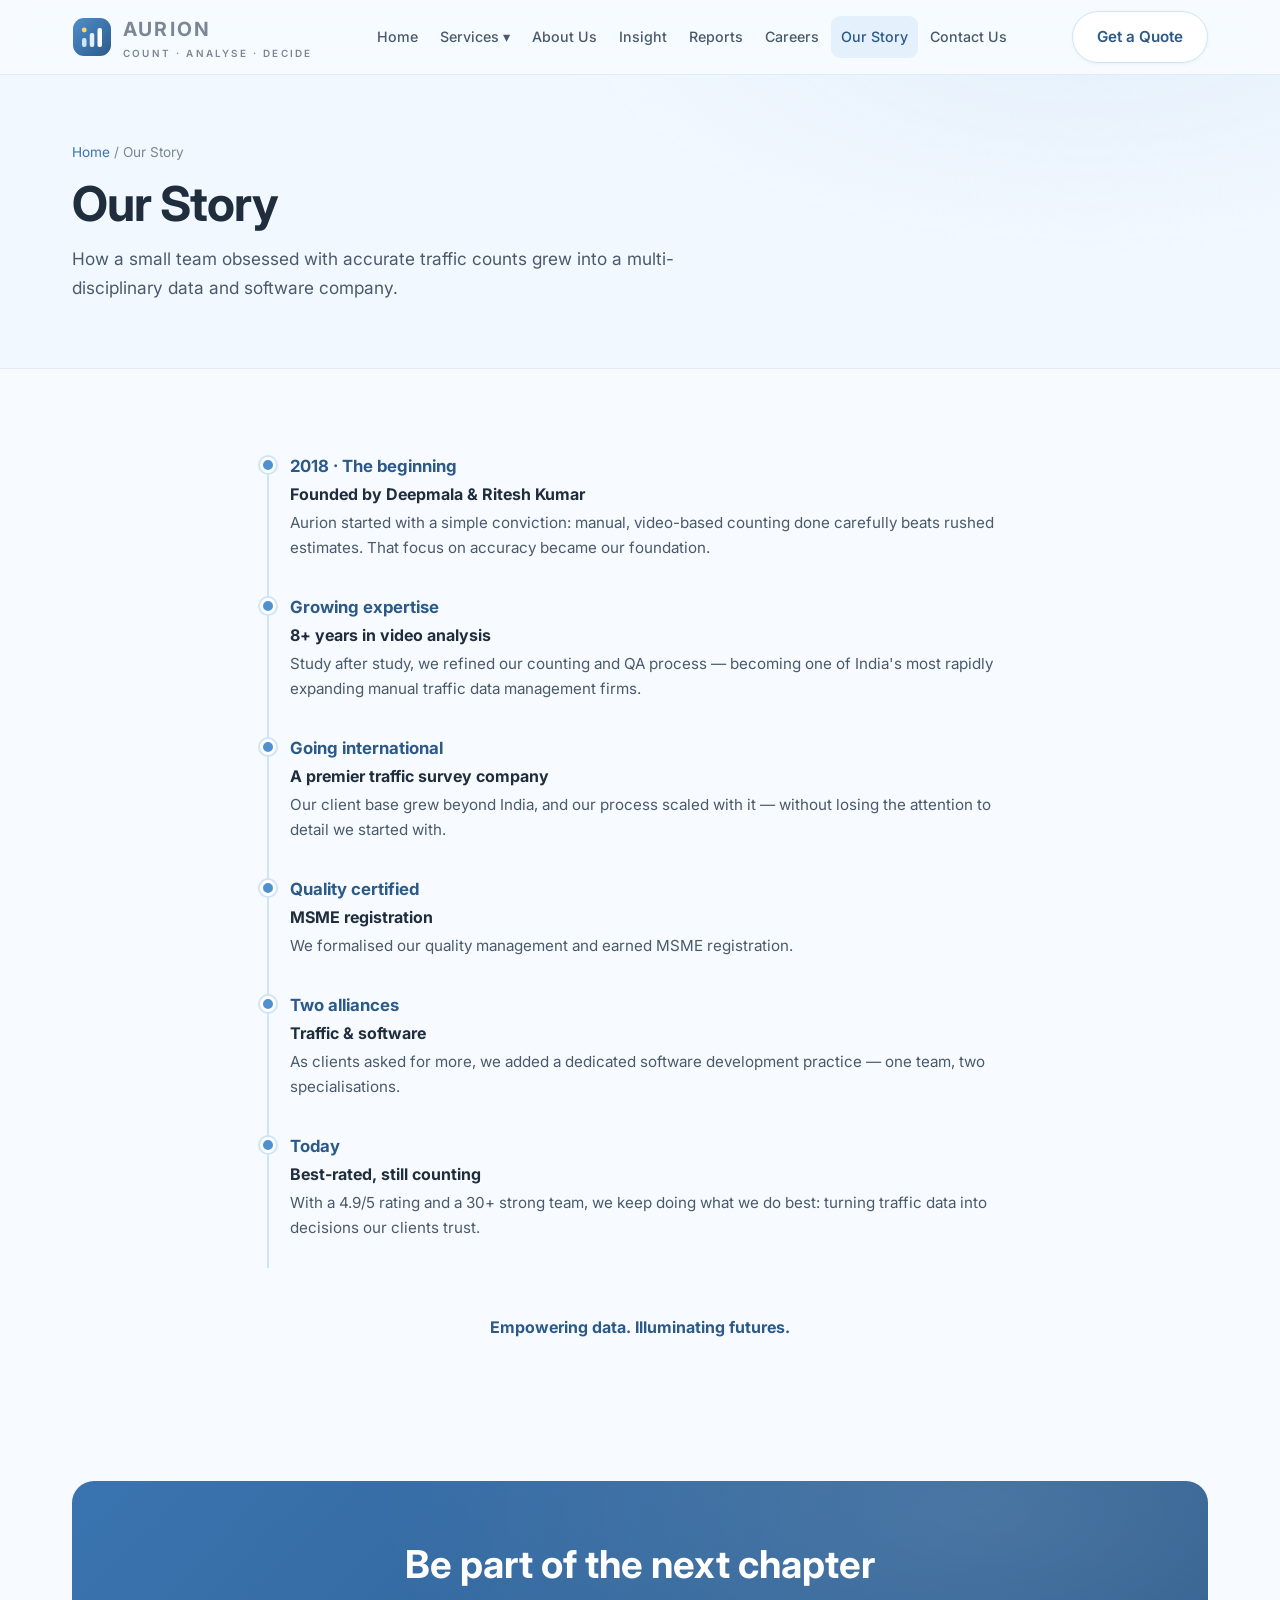
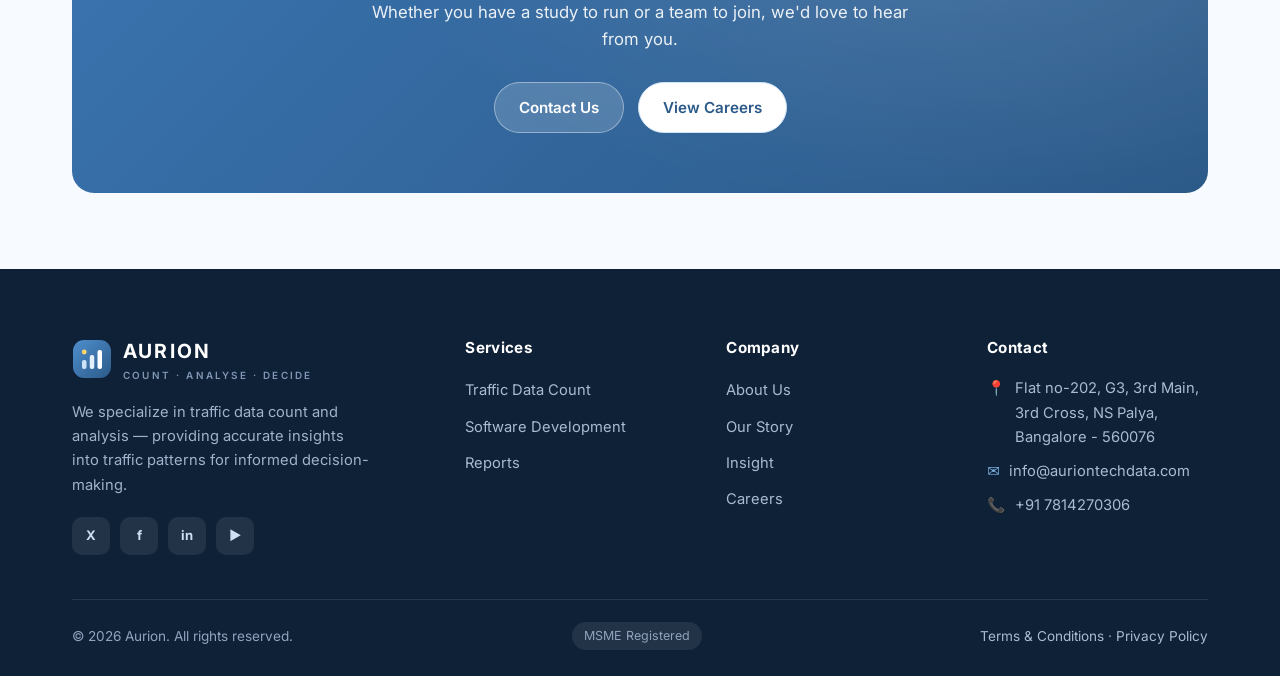
<file: our-story.html>
<!DOCTYPE html>
<html lang="en">
<head>
<meta charset="UTF-8" />
<meta name="viewport" content="width=device-width, initial-scale=1.0" />
<title>Our Story — Aurion</title>
<meta name="description" content="The Aurion journey — from a small traffic-counting team to a multi-disciplinary data and software company." />
<link rel="icon" href="assets/logo.svg" type="image/svg+xml" />
<link rel="preconnect" href="https://fonts.googleapis.com" />
<link rel="preconnect" href="https://fonts.gstatic.com" crossorigin />
<link href="https://fonts.googleapis.com/css2?family=Inter:wght@400;500;600;700;800&display=swap" rel="stylesheet" />
<link rel="stylesheet" href="css/style.css" />
</head>
<body>

<header class="site-header">
  <div class="container nav">
    <a class="brand" href="index.html"><img class="logo" src="assets/logo.svg" alt="Aurion" /><span class="brand-text"><b>Aurion</b><span>Count · Analyse · Decide</span></span></a>
    <ul class="nav-links">
      <li><a href="index.html">Home</a></li>
      <li class="has-drop"><a href="services.html">Services ▾</a>
        <div class="drop">
          <a href="services.html#traffic"><span class="di">🚦</span><span><strong>Traffic Data Count</strong><small>Counts, studies &amp; insights</small></span></a>
          <a href="services.html#software"><span class="di">💻</span><span><strong>Software Development</strong><small>Web, mobile &amp; product</small></span></a>
        </div>
      </li>
      <li><a href="about.html">About Us</a></li>
      <li><a href="insight.html">Insight</a></li>
      <li><a href="reports.html">Reports</a></li>
      <li><a href="careers.html">Careers</a></li>
      <li><a href="our-story.html" class="active">Our Story</a></li>
      <li><a href="contact.html">Contact Us</a></li>
    </ul>
    <div class="nav-cta"><a href="contact.html" class="btn btn-ghost">Get a Quote</a><button class="nav-toggle" aria-label="Toggle menu" aria-expanded="false"><span></span></button></div>
  </div>
</header>

<section class="page-hero">
  <div class="container">
    <div class="crumb"><a href="index.html">Home</a> / Our Story</div>
    <h1>Our Story</h1>
    <p>How a small team obsessed with accurate traffic counts grew into a multi-disciplinary data and software company.</p>
  </div>
</section>

<section class="section">
  <div class="container">
    <div class="timeline">
      <div class="tl-item reveal"><b>2018 · The beginning</b><h4>Founded by Deepmala &amp; Ritesh Kumar</h4><p>Aurion started with a simple conviction: manual, video-based counting done carefully beats rushed estimates. That focus on accuracy became our foundation.</p></div>
      <div class="tl-item reveal"><b>Growing expertise</b><h4>8+ years in video analysis</h4><p>Study after study, we refined our counting and QA process — becoming one of India's most rapidly expanding manual traffic data management firms.</p></div>
      <div class="tl-item reveal"><b>Going international</b><h4>A premier traffic survey company</h4><p>Our client base grew beyond India, and our process scaled with it — without losing the attention to detail we started with.</p></div>
      <div class="tl-item reveal"><b>Quality certified</b><h4>MSME registration</h4><p>We formalised our quality management and earned MSME registration.</p></div>
      <div class="tl-item reveal"><b>Two alliances</b><h4>Traffic &amp; software</h4><p>As clients asked for more, we added a dedicated software development practice — one team, two specialisations.</p></div>
      <div class="tl-item reveal"><b>Today</b><h4>Best-rated, still counting</h4><p>With a 4.9/5 rating and a 30+ strong team, we keep doing what we do best: turning traffic data into decisions our clients trust.</p></div>
    </div>
    <p class="center reveal" style="margin-top:40px;font-weight:700;color:var(--blue-700)">Empowering data. Illuminating futures.</p>
  </div>
</section>

<section class="section section--tight">
  <div class="container reveal"><div class="cta"><h2>Be part of the next chapter</h2><p>Whether you have a study to run or a team to join, we'd love to hear from you.</p><div class="hero-actions"><a href="contact.html" class="btn btn-light">Contact Us</a><a href="careers.html" class="btn btn-ghost">View Careers</a></div></div></div>
</section>

<footer class="site-footer">
  <div class="container">
    <div class="footer-grid">
      <div><a class="brand" href="index.html"><img class="logo" src="assets/logo.svg" alt="Aurion" /><span class="brand-text"><b>Aurion</b><span>Count · Analyse · Decide</span></span></a><p class="about">We specialize in traffic data count and analysis — providing accurate insights into traffic patterns for informed decision-making.</p><div class="socials"><a href="#">X</a><a href="#">f</a><a href="#">in</a><a href="#">▶</a></div></div>
      <div><h5>Services</h5><ul><li><a href="services.html#traffic">Traffic Data Count</a></li><li><a href="services.html#software">Software Development</a></li><li><a href="reports.html">Reports</a></li></ul></div>
      <div><h5>Company</h5><ul><li><a href="about.html">About Us</a></li><li><a href="our-story.html">Our Story</a></li><li><a href="insight.html">Insight</a></li><li><a href="careers.html">Careers</a></li></ul></div>
      <div><h5>Contact</h5><ul class="footer-contact"><li><span class="fc">📍</span> Flat no-202, G3, 3rd Main, 3rd Cross, NS Palya, Bangalore - 560076</li><li><span class="fc">✉️</span> <a href="mailto:info@auriontechdata.com">info@auriontechdata.com</a></li><li><span class="fc">📞</span> <a href="tel:+917814270306">+91 7814270306</a></li></ul></div>
    </div>
    <div class="footer-bottom"><span>© <span data-year>2026</span> Aurion. All rights reserved.</span><div class="badges"><span>MSME Registered</span></div><span><a href="#">Terms &amp; Conditions</a> · <a href="#">Privacy Policy</a></span></div>
  </div>
</footer>

<script src="js/main.js"></script>
</body>
</html>
</file>
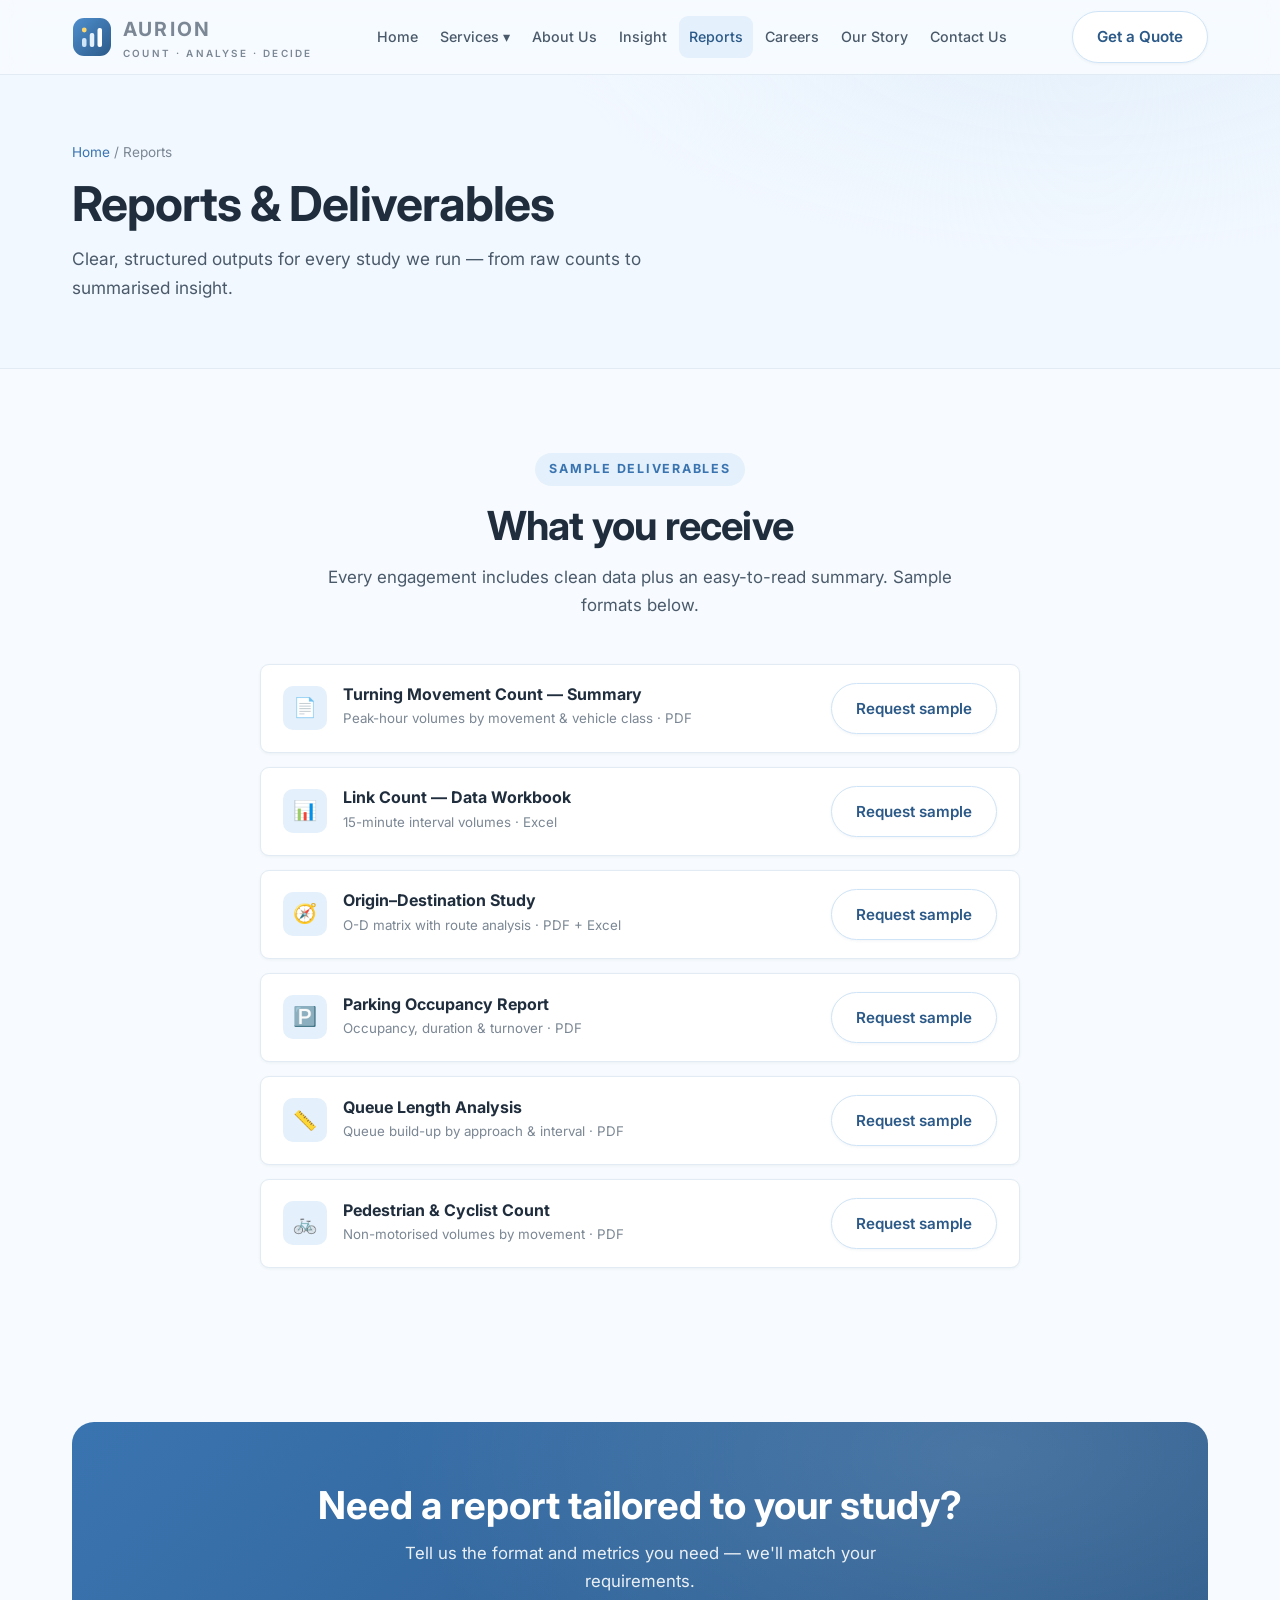
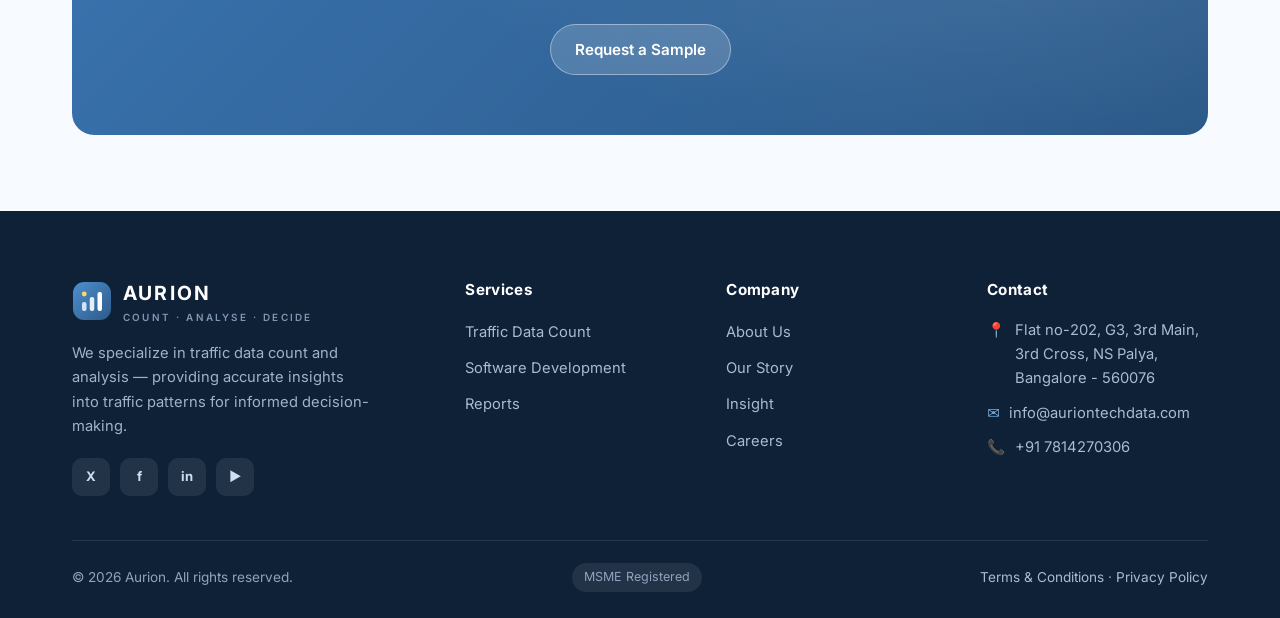
<file: reports.html>
<!DOCTYPE html>
<html lang="en">
<head>
<meta charset="UTF-8" />
<meta name="viewport" content="width=device-width, initial-scale=1.0" />
<title>Reports — Aurion</title>
<meta name="description" content="Sample traffic study reports and deliverables from Aurion." />
<link rel="icon" href="assets/logo.svg" type="image/svg+xml" />
<link rel="preconnect" href="https://fonts.googleapis.com" />
<link rel="preconnect" href="https://fonts.gstatic.com" crossorigin />
<link href="https://fonts.googleapis.com/css2?family=Inter:wght@400;500;600;700;800&display=swap" rel="stylesheet" />
<link rel="stylesheet" href="css/style.css" />
</head>
<body>

<header class="site-header">
  <div class="container nav">
    <a class="brand" href="index.html"><img class="logo" src="assets/logo.svg" alt="Aurion" /><span class="brand-text"><b>Aurion</b><span>Count · Analyse · Decide</span></span></a>
    <ul class="nav-links">
      <li><a href="index.html">Home</a></li>
      <li class="has-drop"><a href="services.html">Services ▾</a>
        <div class="drop">
          <a href="services.html#traffic"><span class="di">🚦</span><span><strong>Traffic Data Count</strong><small>Counts, studies &amp; insights</small></span></a>
          <a href="services.html#software"><span class="di">💻</span><span><strong>Software Development</strong><small>Web, mobile &amp; product</small></span></a>
        </div>
      </li>
      <li><a href="about.html">About Us</a></li>
      <li><a href="insight.html">Insight</a></li>
      <li><a href="reports.html" class="active">Reports</a></li>
      <li><a href="careers.html">Careers</a></li>
      <li><a href="our-story.html">Our Story</a></li>
      <li><a href="contact.html">Contact Us</a></li>
    </ul>
    <div class="nav-cta"><a href="contact.html" class="btn btn-ghost">Get a Quote</a><button class="nav-toggle" aria-label="Toggle menu" aria-expanded="false"><span></span></button></div>
  </div>
</header>

<section class="page-hero">
  <div class="container">
    <div class="crumb"><a href="index.html">Home</a> / Reports</div>
    <h1>Reports &amp; Deliverables</h1>
    <p>Clear, structured outputs for every study we run — from raw counts to summarised insight.</p>
  </div>
</section>

<section class="section">
  <div class="container">
    <div class="center reveal"><span class="eyebrow">Sample Deliverables</span><h2 class="section-title">What you receive</h2><p class="section-lead">Every engagement includes clean data plus an easy-to-read summary. Sample formats below.</p></div>
    <div style="max-width:760px;margin:44px auto 0">
      <div class="report-row reveal"><div class="ric">📄</div><div class="rmeta"><h4>Turning Movement Count — Summary</h4><small>Peak-hour volumes by movement &amp; vehicle class · PDF</small></div><a class="btn btn-ghost" href="contact.html">Request sample</a></div>
      <div class="report-row reveal"><div class="ric">📊</div><div class="rmeta"><h4>Link Count — Data Workbook</h4><small>15-minute interval volumes · Excel</small></div><a class="btn btn-ghost" href="contact.html">Request sample</a></div>
      <div class="report-row reveal"><div class="ric">🧭</div><div class="rmeta"><h4>Origin–Destination Study</h4><small>O-D matrix with route analysis · PDF + Excel</small></div><a class="btn btn-ghost" href="contact.html">Request sample</a></div>
      <div class="report-row reveal"><div class="ric">🅿️</div><div class="rmeta"><h4>Parking Occupancy Report</h4><small>Occupancy, duration &amp; turnover · PDF</small></div><a class="btn btn-ghost" href="contact.html">Request sample</a></div>
      <div class="report-row reveal"><div class="ric">📏</div><div class="rmeta"><h4>Queue Length Analysis</h4><small>Queue build-up by approach &amp; interval · PDF</small></div><a class="btn btn-ghost" href="contact.html">Request sample</a></div>
      <div class="report-row reveal"><div class="ric">🚲</div><div class="rmeta"><h4>Pedestrian &amp; Cyclist Count</h4><small>Non-motorised volumes by movement · PDF</small></div><a class="btn btn-ghost" href="contact.html">Request sample</a></div>
    </div>
  </div>
</section>

<section class="section section--tight">
  <div class="container reveal"><div class="cta"><h2>Need a report tailored to your study?</h2><p>Tell us the format and metrics you need — we'll match your requirements.</p><div class="hero-actions"><a href="contact.html" class="btn btn-light">Request a Sample</a></div></div></div>
</section>

<footer class="site-footer">
  <div class="container">
    <div class="footer-grid">
      <div><a class="brand" href="index.html"><img class="logo" src="assets/logo.svg" alt="Aurion" /><span class="brand-text"><b>Aurion</b><span>Count · Analyse · Decide</span></span></a><p class="about">We specialize in traffic data count and analysis — providing accurate insights into traffic patterns for informed decision-making.</p><div class="socials"><a href="#">X</a><a href="#">f</a><a href="#">in</a><a href="#">▶</a></div></div>
      <div><h5>Services</h5><ul><li><a href="services.html#traffic">Traffic Data Count</a></li><li><a href="services.html#software">Software Development</a></li><li><a href="reports.html">Reports</a></li></ul></div>
      <div><h5>Company</h5><ul><li><a href="about.html">About Us</a></li><li><a href="our-story.html">Our Story</a></li><li><a href="insight.html">Insight</a></li><li><a href="careers.html">Careers</a></li></ul></div>
      <div><h5>Contact</h5><ul class="footer-contact"><li><span class="fc">📍</span> Flat no-202, G3, 3rd Main, 3rd Cross, NS Palya, Bangalore - 560076</li><li><span class="fc">✉️</span> <a href="mailto:info@auriontechdata.com">info@auriontechdata.com</a></li><li><span class="fc">📞</span> <a href="tel:+917814270306">+91 7814270306</a></li></ul></div>
    </div>
    <div class="footer-bottom"><span>© <span data-year>2026</span> Aurion. All rights reserved.</span><div class="badges"><span>MSME Registered</span></div><span><a href="#">Terms &amp; Conditions</a> · <a href="#">Privacy Policy</a></span></div>
  </div>
</footer>

<script src="js/main.js"></script>
</body>
</html>
</file>
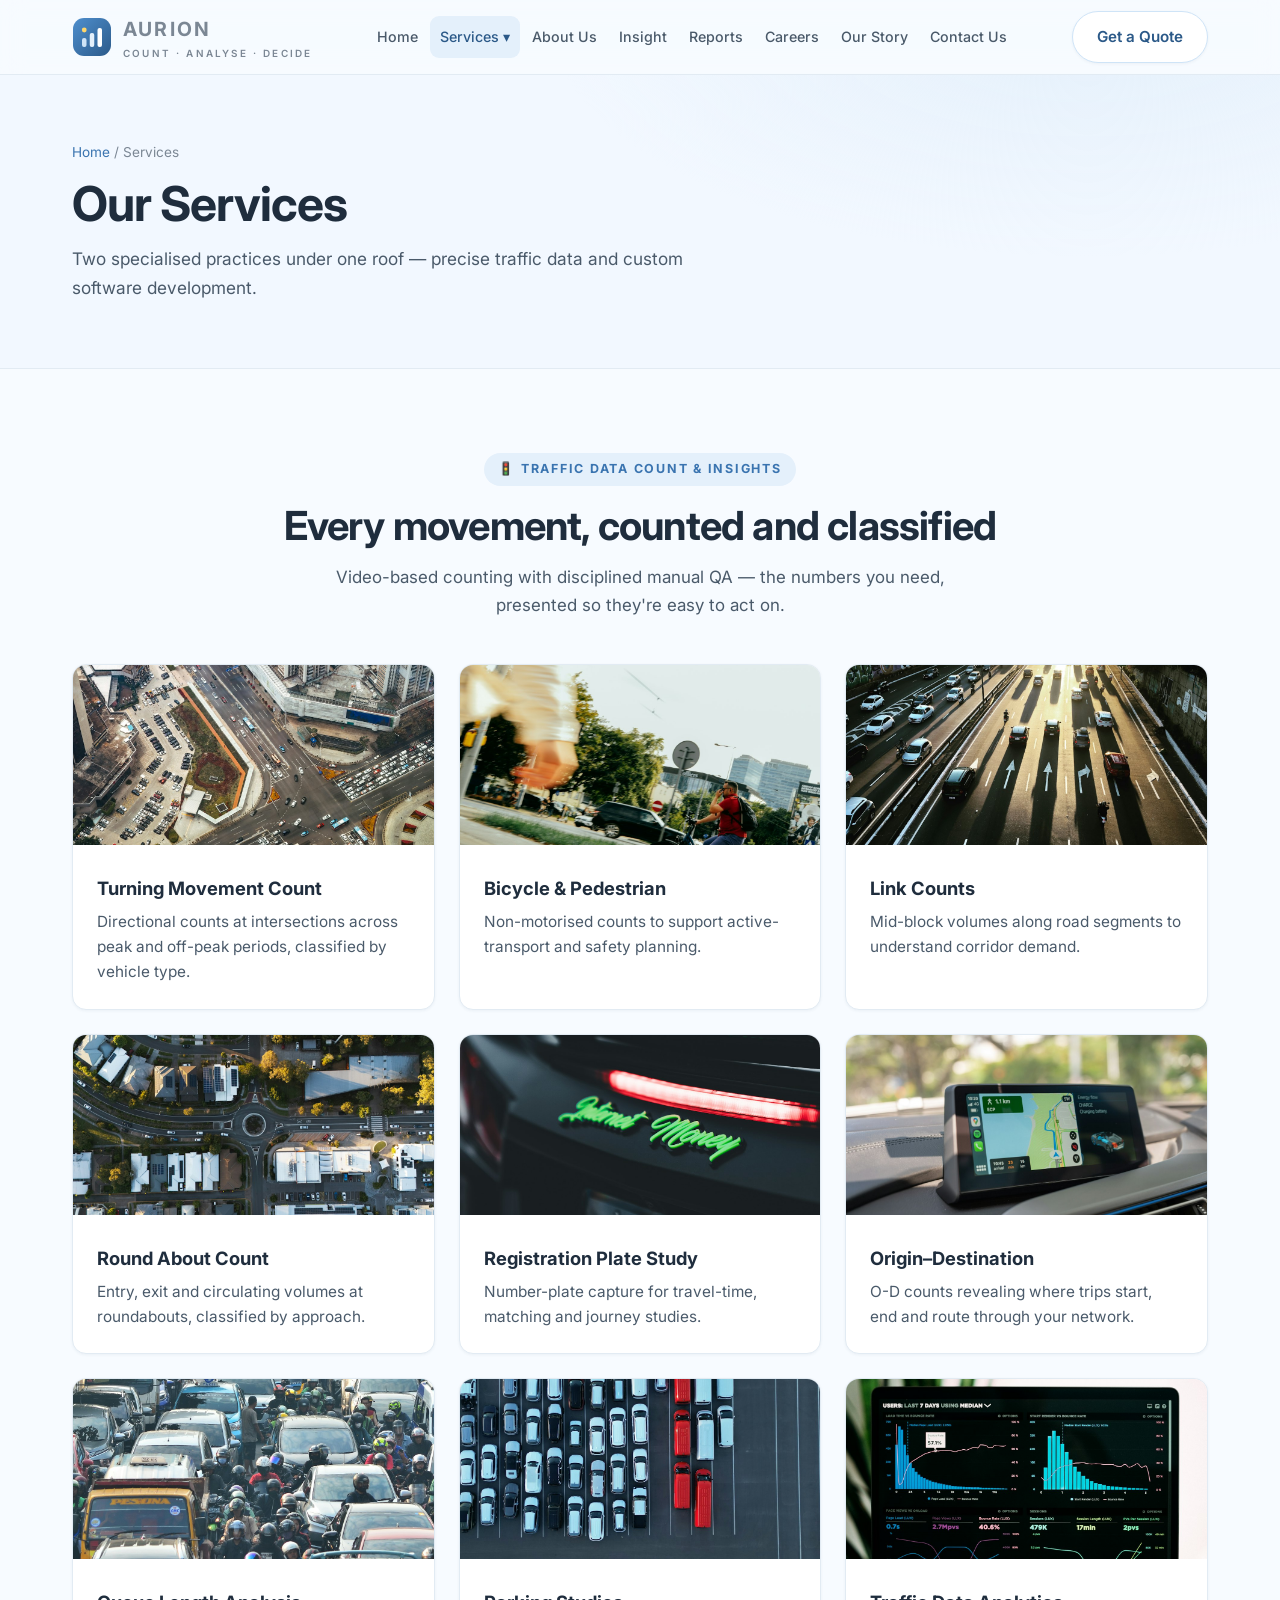
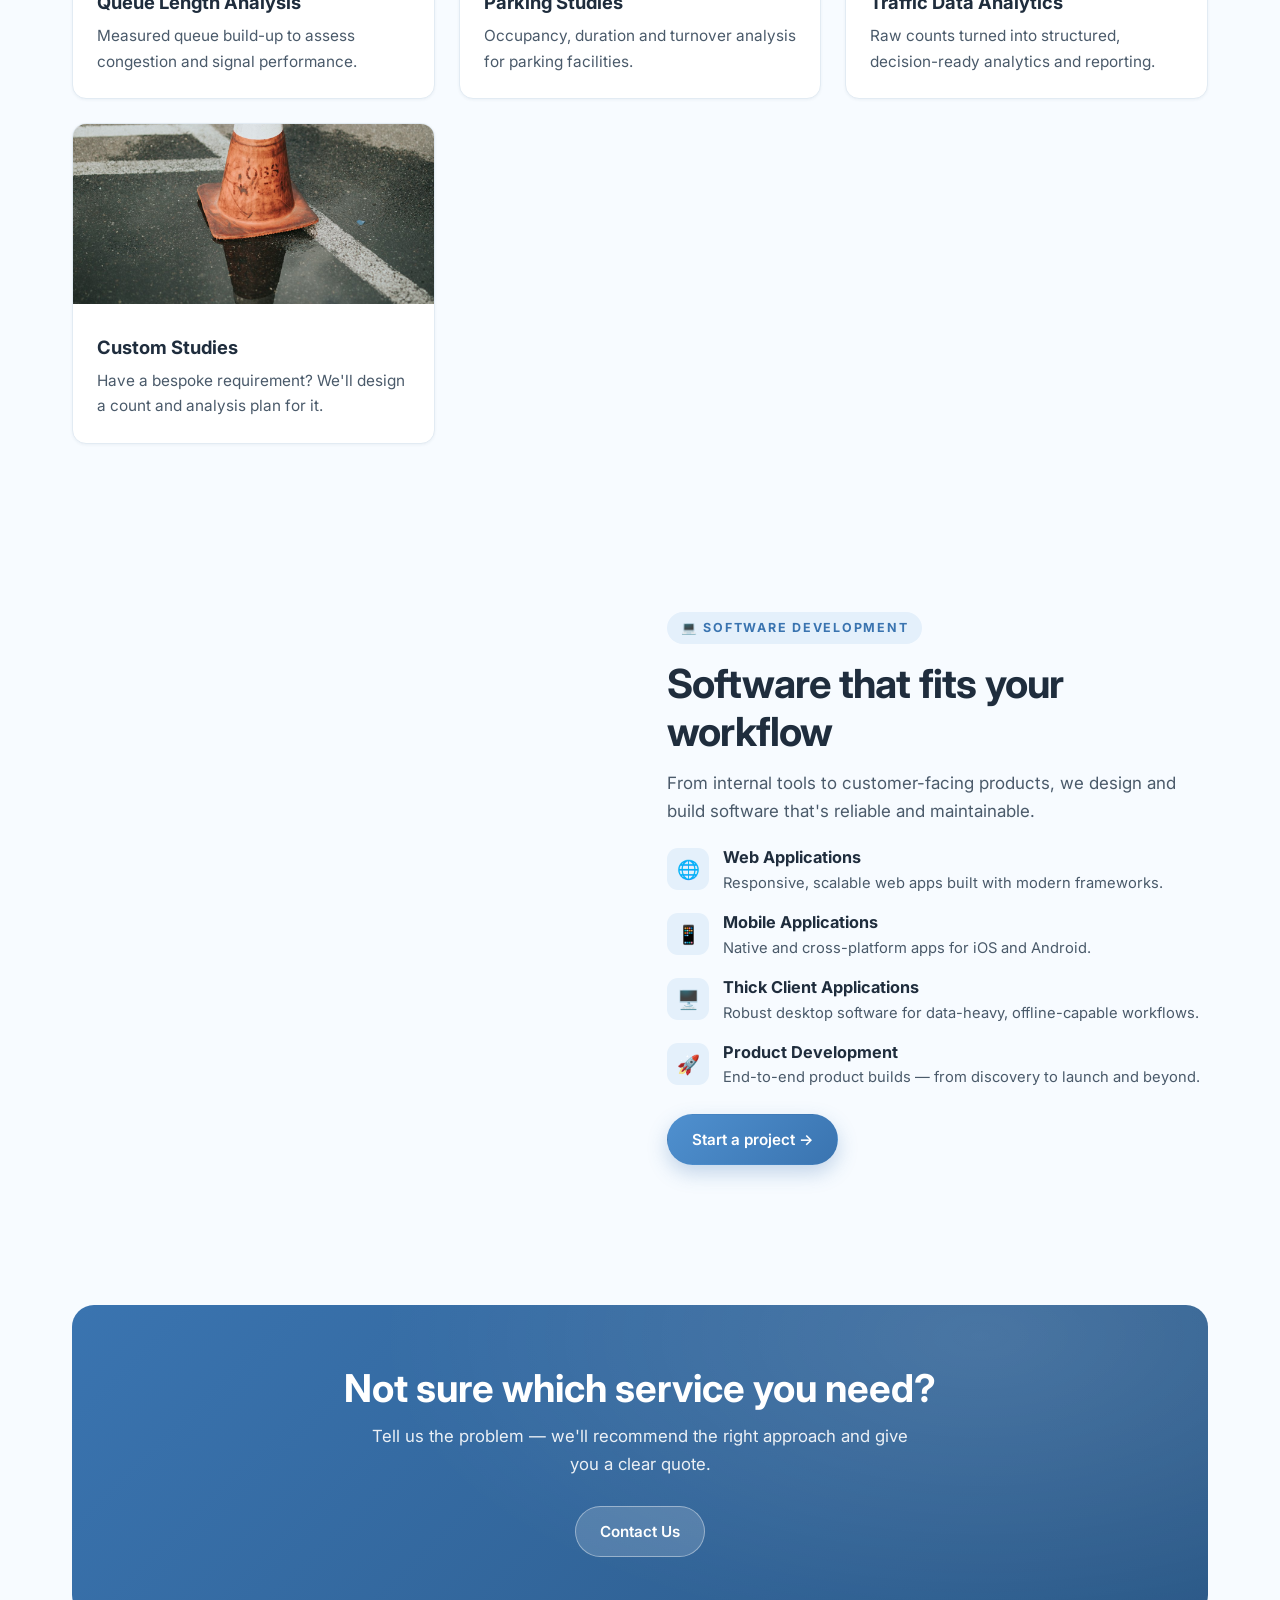
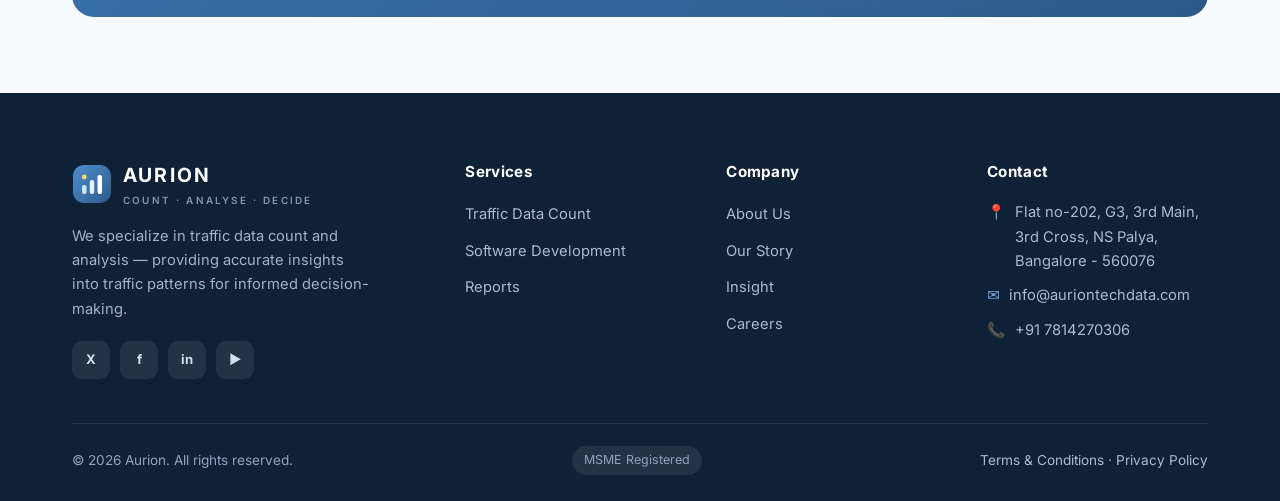
<file: services.html>
<!DOCTYPE html>
<html lang="en">
<head>
<meta charset="UTF-8" />
<meta name="viewport" content="width=device-width, initial-scale=1.0" />
<title>Services — Aurion</title>
<meta name="description" content="Traffic data count & insights, and software development services from Aurion." />
<link rel="icon" href="assets/logo.svg" type="image/svg+xml" />
<link rel="preconnect" href="https://fonts.googleapis.com" />
<link rel="preconnect" href="https://fonts.gstatic.com" crossorigin />
<link href="https://fonts.googleapis.com/css2?family=Inter:wght@400;500;600;700;800&display=swap" rel="stylesheet" />
<link rel="stylesheet" href="css/style.css" />
</head>
<body>

<header class="site-header">
  <div class="container nav">
    <a class="brand" href="index.html">
      <img class="logo" src="assets/logo.svg" alt="Aurion" />
      <span class="brand-text"><b>Aurion</b><span>Count · Analyse · Decide</span></span>
    </a>
    <ul class="nav-links">
      <li><a href="index.html">Home</a></li>
      <li class="has-drop">
        <a href="services.html" class="active">Services ▾</a>
        <div class="drop">
          <a href="#traffic"><span class="di">🚦</span><span><strong>Traffic Data Count</strong><small>Counts, studies &amp; insights</small></span></a>
          <a href="#software"><span class="di">💻</span><span><strong>Software Development</strong><small>Web, mobile &amp; product</small></span></a>
        </div>
      </li>
      <li><a href="about.html">About Us</a></li>
      <li><a href="insight.html">Insight</a></li>
      <li><a href="reports.html">Reports</a></li>
      <li><a href="careers.html">Careers</a></li>
      <li><a href="our-story.html">Our Story</a></li>
      <li><a href="contact.html">Contact Us</a></li>
    </ul>
    <div class="nav-cta">
      <a href="contact.html" class="btn btn-ghost">Get a Quote</a>
      <button class="nav-toggle" aria-label="Toggle menu" aria-expanded="false"><span></span></button>
    </div>
  </div>
</header>

<section class="page-hero">
  <div class="container">
    <div class="crumb"><a href="index.html">Home</a> / Services</div>
    <h1>Our Services</h1>
    <p>Two specialised practices under one roof — precise traffic data and custom software development.</p>
  </div>
</section>

<!-- TRAFFIC -->
<section class="section" id="traffic">
  <div class="container">
    <div class="center reveal">
      <span class="eyebrow">🚦 Traffic Data Count &amp; Insights</span>
      <h2 class="section-title">Every movement, counted and classified</h2>
      <p class="section-lead">Video-based counting with disciplined manual QA — the numbers you need, presented so they're easy to act on.</p>
    </div>
    <div class="grid grid-3" style="margin-top:44px">
      <article class="card post-card reveal"><div class="thumb"><img src="assets/insights/tmc.jpg" alt="Aerial view of a signalised intersection for turning movement counts" loading="lazy" /></div><div class="body"><h3>Turning Movement Count</h3><p>Directional counts at intersections across peak and off-peak periods, classified by vehicle type.</p></div></article>
      <article class="card post-card reveal"><div class="thumb"><img src="assets/insights/bicycle-pedestrian.jpg" alt="Cyclist crossing a busy city street" loading="lazy" /></div><div class="body"><h3>Bicycle &amp; Pedestrian</h3><p>Non-motorised counts to support active-transport and safety planning.</p></div></article>
      <article class="card post-card reveal"><div class="thumb"><img src="assets/insights/link-counts.jpg" alt="Aerial view of a highway road segment" loading="lazy" /></div><div class="body"><h3>Link Counts</h3><p>Mid-block volumes along road segments to understand corridor demand.</p></div></article>
      <article class="card post-card reveal"><div class="thumb"><img src="assets/insights/roundabout.jpg" alt="Aerial view of a road roundabout" loading="lazy" /></div><div class="body"><h3>Round About Count</h3><p>Entry, exit and circulating volumes at roundabouts, classified by approach.</p></div></article>
      <article class="card post-card reveal"><div class="thumb"><img src="assets/insights/plate-study.jpg" alt="Close-up of a car registration plate" loading="lazy" /></div><div class="body"><h3>Registration Plate Study</h3><p>Number-plate capture for travel-time, matching and journey studies.</p></div></article>
      <article class="card post-card reveal"><div class="thumb"><img src="assets/insights/od.jpg" alt="GPS map and route on a car dashboard" loading="lazy" /></div><div class="body"><h3>Origin–Destination</h3><p>O-D counts revealing where trips start, end and route through your network.</p></div></article>
      <article class="card post-card reveal"><div class="thumb"><img src="assets/insights/queue.jpg" alt="Queued traffic on a congested street" loading="lazy" /></div><div class="body"><h3>Queue Length Analysis</h3><p>Measured queue build-up to assess congestion and signal performance.</p></div></article>
      <article class="card post-card reveal"><div class="thumb"><img src="assets/insights/parking.jpg" alt="Aerial view of a parking lot full of cars" loading="lazy" /></div><div class="body"><h3>Parking Studies</h3><p>Occupancy, duration and turnover analysis for parking facilities.</p></div></article>
      <article class="card post-card reveal"><div class="thumb"><img src="assets/insights/analytics.jpg" alt="Performance analytics charts on a laptop screen" loading="lazy" /></div><div class="body"><h3>Traffic Data Analytics</h3><p>Raw counts turned into structured, decision-ready analytics and reporting.</p></div></article>
      <article class="card post-card reveal"><div class="thumb"><img src="assets/insights/custom-studies.jpg" alt="Traffic cone on an asphalt road" loading="lazy" /></div><div class="body"><h3>Custom Studies</h3><p>Have a bespoke requirement? We'll design a count and analysis plan for it.</p></div></article>
    </div>
  </div>
</section>

<!-- SOFTWARE -->
<section class="section" id="software">
  <div class="container split">
    <div class="media reveal" style="order:-1"><img src="assets/home/software-team.jpg" alt="Developers working together on laptops" loading="lazy" /></div>
    <div class="reveal">
      <span class="eyebrow">💻 Software Development</span>
      <h2 class="section-title">Software that fits your workflow</h2>
      <p class="section-lead">From internal tools to customer-facing products, we design and build software that's reliable and maintainable.</p>
      <ul class="feature-list">
        <li><span class="fi">🌐</span><div><h4>Web Applications</h4><p>Responsive, scalable web apps built with modern frameworks.</p></div></li>
        <li><span class="fi">📱</span><div><h4>Mobile Applications</h4><p>Native and cross-platform apps for iOS and Android.</p></div></li>
        <li><span class="fi">🖥️</span><div><h4>Thick Client Applications</h4><p>Robust desktop software for data-heavy, offline-capable workflows.</p></div></li>
        <li><span class="fi">🚀</span><div><h4>Product Development</h4><p>End-to-end product builds — from discovery to launch and beyond.</p></div></li>
      </ul>
      <a href="contact.html" class="btn btn-primary" style="margin-top:24px">Start a project →</a>
    </div>
  </div>
</section>

<section class="section section--tight">
  <div class="container reveal">
    <div class="cta">
      <h2>Not sure which service you need?</h2>
      <p>Tell us the problem — we'll recommend the right approach and give you a clear quote.</p>
      <div class="hero-actions"><a href="contact.html" class="btn btn-light">Contact Us</a></div>
    </div>
  </div>
</section>

<footer class="site-footer">
  <div class="container">
    <div class="footer-grid">
      <div>
        <a class="brand" href="index.html"><img class="logo" src="assets/logo.svg" alt="Aurion" /><span class="brand-text"><b>Aurion</b><span>Count · Analyse · Decide</span></span></a>
        <p class="about">We specialize in traffic data count and analysis — providing accurate insights into traffic patterns for informed decision-making.</p>
        <div class="socials"><a href="#">X</a><a href="#">f</a><a href="#">in</a><a href="#">▶</a></div>
      </div>
      <div><h5>Services</h5><ul><li><a href="services.html#traffic">Traffic Data Count</a></li><li><a href="services.html#software">Software Development</a></li><li><a href="reports.html">Reports</a></li></ul></div>
      <div><h5>Company</h5><ul><li><a href="about.html">About Us</a></li><li><a href="our-story.html">Our Story</a></li><li><a href="insight.html">Insight</a></li><li><a href="careers.html">Careers</a></li></ul></div>
      <div><h5>Contact</h5><ul class="footer-contact"><li><span class="fc">📍</span> Flat no-202, G3, 3rd Main, 3rd Cross, NS Palya, Bangalore - 560076</li><li><span class="fc">✉️</span> <a href="mailto:info@auriontechdata.com">info@auriontechdata.com</a></li><li><span class="fc">📞</span> <a href="tel:+917814270306">+91 7814270306</a></li></ul></div>
    </div>
    <div class="footer-bottom">
      <span>© <span data-year>2026</span> Aurion. All rights reserved.</span>
      <div class="badges"><span>MSME Registered</span></div>
      <span><a href="#">Terms &amp; Conditions</a> · <a href="#">Privacy Policy</a></span>
    </div>
  </div>
</footer>

<script src="js/main.js"></script>
</body>
</html>
</file>
<file: css/style.css>
/* ==========================================================================
   SWAT Alliance — Replica site
   Subtle light-blue theme
   ========================================================================== */

:root {
  /* Light blue palette */
  --blue-50:  #f2f8ff;
  --blue-100: #e4f0fb;
  --blue-200: #cfe4f7;
  --blue-300: #a9cdee;
  --blue-400: #7bb0e0;
  --blue-500: #4f90cf;
  --blue-600: #3a74b0;
  --blue-700: #2b5988;
  --ink:      #1f2d3d;
  --ink-soft: #4a5a6a;
  --muted:    #7b8794;
  --line:     #e2ebf3;
  --white:    #ffffff;
  --bg:       #f7fbff;

  --radius: 14px;
  --radius-sm: 9px;
  --shadow-sm: 0 1px 3px rgba(30, 60, 110, .06);
  --shadow:    0 8px 24px rgba(30, 70, 130, .08);
  --shadow-lg: 0 18px 48px rgba(30, 70, 130, .12);
  --container: 1180px;
  --ease: cubic-bezier(.22, .61, .36, 1);

  --font: "Inter", "Segoe UI", system-ui, -apple-system, Roboto, Arial, sans-serif;
}

/* Reset -------------------------------------------------------------------- */
*, *::before, *::after { box-sizing: border-box; }
* { margin: 0; padding: 0; }
html { scroll-behavior: smooth; -webkit-text-size-adjust: 100%; }
body {
  font-family: var(--font);
  color: var(--ink);
  background: var(--bg);
  line-height: 1.65;
  font-size: 16px;
  -webkit-font-smoothing: antialiased;
}
img { max-width: 100%; display: block; }
a { color: var(--blue-600); text-decoration: none; transition: color .2s var(--ease); }
a:hover { color: var(--blue-700); }
ul { list-style: none; }
h1, h2, h3, h4 { line-height: 1.2; color: var(--ink); font-weight: 700; }
section { position: relative; }

/* Layout ------------------------------------------------------------------- */
.container {
  width: 100%;
  max-width: var(--container);
  margin-inline: auto;
  padding-inline: 22px;
}
.section { padding: 84px 0; }
.section--tight { padding: 56px 0; }
.section--alt { background: var(--blue-50); }
.center { text-align: center; }

.eyebrow {
  display: inline-block;
  font-size: .78rem;
  font-weight: 700;
  letter-spacing: .14em;
  text-transform: uppercase;
  color: var(--blue-600);
  background: var(--blue-100);
  padding: 6px 14px;
  border-radius: 999px;
  margin-bottom: 16px;
}
.section-title {
  font-size: clamp(1.7rem, 3.4vw, 2.5rem);
  letter-spacing: -.02em;
  margin-bottom: 14px;
}
.section-lead {
  color: var(--ink-soft);
  font-size: 1.06rem;
  max-width: 640px;
}
.center .section-lead { margin-inline: auto; }

/* Buttons ------------------------------------------------------------------ */
.btn {
  display: inline-flex;
  align-items: center;
  gap: 8px;
  font-weight: 600;
  font-size: .95rem;
  padding: 12px 24px;
  border-radius: 999px;
  border: 1px solid transparent;
  cursor: pointer;
  transition: transform .18s var(--ease), box-shadow .2s var(--ease), background .2s var(--ease);
}
.btn:hover { transform: translateY(-2px); }
.btn-primary {
  background: linear-gradient(135deg, var(--blue-500), var(--blue-600));
  color: #fff;
  box-shadow: 0 8px 20px rgba(58, 116, 176, .28);
}
.btn-primary:hover { color: #fff; box-shadow: 0 12px 26px rgba(58, 116, 176, .38); }
.btn-ghost {
  background: var(--white);
  color: var(--blue-700);
  border-color: var(--blue-200);
  box-shadow: var(--shadow-sm);
}
.btn-ghost:hover { color: var(--blue-700); border-color: var(--blue-400); }
.btn-light {
  background: rgba(255, 255, 255, .16);
  color: #fff;
  border-color: rgba(255, 255, 255, .4);
}
.btn-light:hover { color: #fff; background: rgba(255, 255, 255, .28); }

/* Header ------------------------------------------------------------------- */
.site-header {
  position: sticky;
  top: 0;
  z-index: 100;
  background: rgba(247, 251, 255, .82);
  backdrop-filter: saturate(160%) blur(12px);
  border-bottom: 1px solid var(--line);
  transition: box-shadow .25s var(--ease);
}
.site-header.scrolled { box-shadow: var(--shadow-sm); }
.nav {
  display: flex;
  align-items: center;
  justify-content: space-between;
  height: 74px;
  gap: 20px;
}
.brand { display: flex; align-items: center; gap: 11px; font-weight: 800; color: var(--ink); letter-spacing: -.01em; white-space: nowrap; flex: none; }
.brand:hover { color: var(--ink); }
.brand .logo { width: 40px; height: 40px; flex: none; }
.brand b { font-size: 1.22rem; }
.brand span { display: block; font-size: .62rem; letter-spacing: .22em; text-transform: uppercase; color: var(--muted); font-weight: 600; }

.nav-links {
  display: flex;
  align-items: center;
  flex-wrap: nowrap;
  gap: 2px;
}
.nav-links > li { flex: none; }
.nav-links > li > a {
  display: inline-flex;
  align-items: center;
  gap: 4px;
  padding: 9px 10px;
  border-radius: 9px;
  color: var(--ink-soft);
  font-weight: 500;
  font-size: .89rem;
  white-space: nowrap;
}
.nav-links > li > a:hover,
.nav-links > li > a.active { color: var(--blue-700); background: var(--blue-100); }

/* Dropdown */
.has-drop { position: relative; }
.drop {
  position: absolute;
  top: calc(100% + 8px);
  left: 0;
  min-width: 250px;
  background: var(--white);
  border: 1px solid var(--line);
  border-radius: var(--radius-sm);
  box-shadow: var(--shadow);
  padding: 8px;
  opacity: 0;
  visibility: hidden;
  transform: translateY(8px);
  transition: all .2s var(--ease);
}
.has-drop:hover .drop,
.has-drop:focus-within .drop { opacity: 1; visibility: visible; transform: translateY(0); }
.drop a {
  display: flex;
  gap: 11px;
  align-items: flex-start;
  padding: 10px 12px;
  border-radius: 8px;
  color: var(--ink);
}
.drop a:hover { background: var(--blue-50); }
.drop a strong { font-size: .92rem; display: block; }
.drop a small { color: var(--muted); font-size: .78rem; }
.drop .di { font-size: 1.1rem; line-height: 1.4; }

.nav-cta { display: flex; align-items: center; gap: 10px; flex: none; white-space: nowrap; }
.nav-toggle {
  display: none;
  width: 44px; height: 44px;
  border: 1px solid var(--line);
  background: var(--white);
  border-radius: 10px;
  cursor: pointer;
  align-items: center; justify-content: center;
}
.nav-toggle span, .nav-toggle span::before, .nav-toggle span::after {
  content: ""; display: block; width: 20px; height: 2px; background: var(--ink);
  position: relative; transition: .25s var(--ease);
}
.nav-toggle span::before { position: absolute; top: -6px; }
.nav-toggle span::after { position: absolute; top: 6px; }
body.nav-open .nav-toggle span { background: transparent; }
body.nav-open .nav-toggle span::before { top: 0; transform: rotate(45deg); }
body.nav-open .nav-toggle span::after { top: 0; transform: rotate(-45deg); }

/* Hero --------------------------------------------------------------------- */
.hero {
  position: relative;
  overflow: hidden;
  background:
    radial-gradient(1100px 460px at 82% -8%, var(--blue-100), transparent 60%),
    radial-gradient(760px 420px at 4% 108%, var(--blue-100), transparent 58%),
    var(--bg);
  padding: 96px 0 84px;
}
.hero-grid {
  display: grid;
  grid-template-columns: 1.05fr .95fr;
  gap: 56px;
  align-items: center;
}
.hero h1 {
  font-size: clamp(2.2rem, 5vw, 3.5rem);
  letter-spacing: -.03em;
  margin-bottom: 20px;
}
.hero h1 .accent {
  background: linear-gradient(120deg, var(--blue-500), var(--blue-700));
  -webkit-background-clip: text; background-clip: text; color: transparent;
}
.hero p.lead { font-size: 1.14rem; color: var(--ink-soft); max-width: 540px; margin-bottom: 30px; }
.hero-actions { display: flex; flex-wrap: wrap; gap: 14px; margin-bottom: 34px; }
.hero-badges { display: flex; flex-wrap: wrap; gap: 18px 26px; }
.hero-badges div { display: flex; align-items: center; gap: 9px; font-size: .9rem; color: var(--ink-soft); font-weight: 500; }
.hero-badges .dot { width: 8px; height: 8px; border-radius: 50%; background: var(--blue-500); }

/* Hero visual card */
.hero-visual {
  position: relative;
  background: var(--white);
  border: 1px solid var(--line);
  border-radius: 22px;
  box-shadow: var(--shadow-lg);
  padding: 24px;
}
.hero-visual .hv-head { display: flex; align-items: center; justify-content: space-between; margin-bottom: 18px; }
.hero-visual .hv-head span { font-weight: 700; }
.hero-visual .hv-head em { font-style: normal; font-size: .78rem; color: var(--blue-600); background: var(--blue-100); padding: 4px 10px; border-radius: 999px; }
.bars { display: flex; align-items: flex-end; gap: 10px; height: 168px; padding: 12px 4px 0; border-bottom: 1px solid var(--line); }
.bars .bar { flex: 1; border-radius: 7px 7px 0 0; background: linear-gradient(180deg, var(--blue-400), var(--blue-200)); animation: grow 1.1s var(--ease) both; }
.bars .bar.hot { background: linear-gradient(180deg, var(--blue-600), var(--blue-400)); }
@keyframes grow { from { height: 0 !important; opacity: .3; } }
.hv-stats { display: grid; grid-template-columns: repeat(3, 1fr); gap: 12px; margin-top: 18px; }
.hv-stats div { text-align: center; }
.hv-stats b { display: block; font-size: 1.35rem; color: var(--blue-700); }
.hv-stats small { color: var(--muted); font-size: .74rem; }
.float-tag {
  position: absolute;
  background: var(--white);
  border: 1px solid var(--line);
  box-shadow: var(--shadow);
  border-radius: 12px;
  padding: 10px 14px;
  font-size: .82rem;
  font-weight: 600;
  display: flex; align-items: center; gap: 8px;
}
.float-tag.t1 { top: -18px; left: -18px; }
.float-tag.t2 { bottom: -18px; right: -16px; }
.float-tag .ic { color: var(--blue-600); }

/* Trust strip -------------------------------------------------------------- */
.trust { border-block: 1px solid var(--line); background: var(--white); }
.trust .container { display: flex; flex-wrap: wrap; align-items: center; justify-content: space-between; gap: 20px; padding-block: 26px; }
.trust p { color: var(--muted); font-weight: 600; font-size: .82rem; letter-spacing: .08em; text-transform: uppercase; }
.trust .items { display: flex; flex-wrap: wrap; gap: 14px 30px; }
.trust .items span { font-weight: 700; color: var(--ink-soft); }

/* Cards / grids ------------------------------------------------------------ */
.grid { display: grid; gap: 24px; }
.grid-2 { grid-template-columns: repeat(2, 1fr); }
.grid-3 { grid-template-columns: repeat(3, 1fr); }
.grid-4 { grid-template-columns: repeat(4, 1fr); }

.card {
  background: var(--white);
  border: 1px solid var(--line);
  border-radius: var(--radius);
  padding: 28px;
  box-shadow: var(--shadow-sm);
  transition: transform .22s var(--ease), box-shadow .22s var(--ease), border-color .22s var(--ease);
}
.card:hover { transform: translateY(-5px); box-shadow: var(--shadow); border-color: var(--blue-200); }
.card .icon {
  width: 76px; height: 76px;
  display: grid; place-items: center;
  border-radius: 20px;
  background: linear-gradient(135deg, var(--blue-100), var(--blue-200));
  color: var(--blue-600);
  font-size: 1.5rem;
  margin-bottom: 20px;
  box-shadow: 0 6px 16px rgba(58,116,176,.14);
  animation: iconFloat 3.4s ease-in-out infinite;
  transition: transform .3s var(--ease), box-shadow .3s var(--ease);
}
.card:hover .icon {
  transform: scale(1.08) rotate(-3deg);
  box-shadow: 0 10px 22px rgba(58,116,176,.22);
}
@keyframes iconFloat {
  0%, 100% { transform: translateY(0); }
  50% { transform: translateY(-6px); }
}
.card:hover .icon { animation-play-state: paused; }

/* Traffic-signal icon: lights cycle like a real signal */
.icon .sig-dot { animation: sigPulse 2.4s ease-in-out infinite; transform-origin: center; }
.icon .sig-dot.red { animation-delay: 0s; }
.icon .sig-dot.amber { animation-delay: .4s; }
.icon .sig-dot.green { animation-delay: .8s; }
@keyframes sigPulse {
  0%, 60%, 100% { opacity: .35; transform: scale(.82); }
  20% { opacity: 1; transform: scale(1.15); }
}

/* Code icon: brackets gently flex apart */
.icon .code-bracket { animation: codeFlex 2.6s ease-in-out infinite; transform-origin: center; }
@keyframes codeFlex {
  0%, 100% { transform: translateX(0); }
  50% { transform: translateX(var(--flex, 0)); }
}

/* Target icon: center dot pulses */
.icon .target-dot { animation: targetPulse 2.2s ease-in-out infinite; transform-origin: center; }
@keyframes targetPulse {
  0%, 100% { transform: scale(1); opacity: 1; }
  50% { transform: scale(1.35); opacity: .7; }
}

/* Eye icon: pupil glances side to side */
.icon .vision-pupil { animation: pupilLook 3.2s ease-in-out infinite; transform-origin: center; }
@keyframes pupilLook {
  0%, 100% { transform: translateX(0); }
  25% { transform: translateX(-1.6px); }
  75% { transform: translateX(1.6px); }
}

/* Check icon: tick draws in on a loop */
.icon .check-draw {
  stroke-dasharray: 14; stroke-dashoffset: 14;
  animation: checkDraw 2.6s ease-in-out infinite;
}
@keyframes checkDraw {
  0%, 20% { stroke-dashoffset: 14; }
  50%, 85% { stroke-dashoffset: 0; }
  100% { stroke-dashoffset: -14; }
}

/* Coin icon: rupee sign gently flips like a coin */
.icon .coin-sign { animation: coinFlip 2.8s ease-in-out infinite; transform-origin: center; display: inline-block; }
@keyframes coinFlip {
  0%, 100% { transform: scaleX(1); }
  50% { transform: scaleX(-1); }
}

/* Clock icon: hand ticks around */
.icon .clock-hand { animation: clockTick 3.6s steps(12) infinite; transform-origin: 13px 14px; }
@keyframes clockTick { to { transform: rotate(360deg); } }

/* Partnership icon: rings meet and part like a handshake */
.icon .ring-a { animation: ringMeetA 2.8s ease-in-out infinite; transform-origin: center; }
.icon .ring-b { animation: ringMeetB 2.8s ease-in-out infinite; transform-origin: center; }
@keyframes ringMeetA {
  0%, 100% { transform: translateX(0); }
  50% { transform: translateX(1.5px); }
}
@keyframes ringMeetB {
  0%, 100% { transform: translateX(0); }
  50% { transform: translateX(-1.5px); }
}

.card h3 { font-size: 1.2rem; margin-bottom: 10px; }
.card p { color: var(--ink-soft); font-size: .96rem; }
.card ul.ticks { margin-top: 14px; display: grid; gap: 8px; }
.card ul.ticks li { position: relative; padding-left: 26px; color: var(--ink-soft); font-size: .93rem; }
.card ul.ticks li::before {
  content: "✓"; position: absolute; left: 0; top: 0;
  color: var(--blue-600); font-weight: 800;
}
.card .more { display: inline-flex; align-items: center; gap: 6px; margin-top: 16px; font-weight: 600; font-size: .92rem; }

/* Stats -------------------------------------------------------------------- */
.stats { display: grid; grid-template-columns: repeat(4, 1fr); gap: 22px; }
.stat {
  background: var(--white); border: 1px solid var(--line); border-radius: var(--radius);
  padding: 30px 22px; text-align: center; box-shadow: var(--shadow-sm);
}
.stat b { display: block; font-size: clamp(2rem, 4vw, 2.8rem); color: var(--blue-700); letter-spacing: -.02em; }
.stat span { color: var(--muted); font-size: .9rem; font-weight: 500; }

/* Split feature ------------------------------------------------------------ */
.split { display: grid; grid-template-columns: 1fr 1fr; gap: 54px; align-items: center; }
.split .media {
  position: relative;
  border-radius: var(--radius); overflow: hidden; border: 1px solid var(--line);
  box-shadow: var(--shadow); background: var(--blue-50); min-height: 320px;
  display: flex; align-items: flex-end; padding: 20px;
}
.split .media img { position: absolute; inset: 0; width: 100%; height: 100%; object-fit: cover; }
.split .media .hv-stats {
  position: relative; z-index: 1; width: 100%;
  background: rgba(255,255,255,.92); backdrop-filter: blur(6px);
  border-radius: 14px; padding: 18px 14px; box-shadow: var(--shadow);
}
.feature-list { display: grid; gap: 18px; margin-top: 22px; }
.feature-list li { display: flex; gap: 14px; }
.feature-list .fi {
  flex: none; width: 42px; height: 42px; border-radius: 11px;
  background: var(--blue-100); color: var(--blue-600); display: grid; place-items: center; font-size: 1.15rem;
}
.feature-list h4 { font-size: 1.02rem; margin-bottom: 3px; }
.feature-list p { color: var(--ink-soft); font-size: .92rem; }

/* Steps -------------------------------------------------------------------- */
.steps { display: grid; grid-template-columns: repeat(4, 1fr); gap: 24px; counter-reset: step; }
.step { position: relative; padding-top: 20px; }
.step .num {
  width: 44px; height: 44px; border-radius: 50%;
  background: linear-gradient(135deg, var(--blue-500), var(--blue-600));
  color: #fff; font-weight: 800; display: grid; place-items: center; margin-bottom: 16px;
  box-shadow: 0 6px 16px rgba(58,116,176,.3);
}
.step h4 { font-size: 1.05rem; margin-bottom: 8px; }
.step p { color: var(--ink-soft); font-size: .92rem; }

/* Testimonial / rating ----------------------------------------------------- */
.quote {
  background: linear-gradient(135deg, var(--blue-600), var(--blue-700));
  color: #fff; border-radius: 20px; padding: 54px; text-align: center;
  position: relative; overflow: hidden;
}
.quote::before {
  content: "\201C"; position: absolute; top: -30px; left: 30px;
  font-size: 12rem; opacity: .12; font-family: Georgia, serif;
}
.quote .stars { font-size: 1.4rem; letter-spacing: 4px; margin-bottom: 18px; color: #ffd66b; }
.quote p { font-size: 1.35rem; max-width: 760px; margin-inline: auto; font-weight: 500; }
.quote cite { display: block; margin-top: 20px; font-style: normal; opacity: .85; }

/* CTA band ----------------------------------------------------------------- */
.cta {
  background:
    radial-gradient(600px 300px at 80% 10%, rgba(255,255,255,.12), transparent),
    linear-gradient(135deg, var(--blue-600), var(--blue-700));
  color: #fff; border-radius: 22px; padding: 60px; text-align: center;
}
.cta h2 { color: #fff; font-size: clamp(1.7rem, 3.4vw, 2.4rem); margin-bottom: 12px; }
.cta p { opacity: .9; max-width: 560px; margin: 0 auto 28px; font-size: 1.05rem; }
.cta .hero-actions { justify-content: center; margin-bottom: 0; }

/* Page hero (interior) ----------------------------------------------------- */
.page-hero {
  background:
    radial-gradient(900px 400px at 85% -20%, var(--blue-100), transparent 60%),
    var(--blue-50);
  padding: 66px 0;
  border-bottom: 1px solid var(--line);
}
.page-hero .crumb { font-size: .85rem; color: var(--muted); margin-bottom: 12px; }
.page-hero .crumb a { color: var(--blue-600); }
.page-hero h1 { font-size: clamp(2rem, 4.4vw, 3rem); letter-spacing: -.02em; margin-bottom: 12px; }
.page-hero p { color: var(--ink-soft); font-size: 1.08rem; max-width: 660px; }

/* Contact ------------------------------------------------------------------ */
.contact-grid { display: grid; grid-template-columns: 1fr 1fr; gap: 40px; }
.info-item { display: flex; gap: 14px; margin-bottom: 22px; }
.info-item .ii {
  flex: none; width: 46px; height: 46px; border-radius: 12px;
  background: var(--blue-100); color: var(--blue-600); display: grid; place-items: center; font-size: 1.2rem;
}
.info-item h4 { font-size: 1rem; margin-bottom: 2px; }
.info-item p, .info-item a { color: var(--ink-soft); font-size: .95rem; }

.form { background: var(--white); border: 1px solid var(--line); border-radius: var(--radius); padding: 30px; box-shadow: var(--shadow-sm); }
.field { margin-bottom: 18px; }
.field label { display: block; font-weight: 600; font-size: .88rem; margin-bottom: 7px; }
.field input, .field textarea, .field select {
  width: 100%; padding: 12px 14px; border: 1px solid var(--line); border-radius: 10px;
  font: inherit; color: var(--ink); background: var(--blue-50); transition: border-color .2s, box-shadow .2s;
}
.field input:focus, .field textarea:focus, .field select:focus {
  outline: none; border-color: var(--blue-400); box-shadow: 0 0 0 3px rgba(79,144,207,.18); background: #fff;
}
.field textarea { min-height: 130px; resize: vertical; }
.form-note { font-size: .82rem; color: var(--muted); margin-top: 8px; }
.form-success {
  display: none; margin-top: 16px; padding: 14px 16px; border-radius: 10px;
  background: var(--blue-100); color: var(--blue-700); font-weight: 600; font-size: .92rem;
}
.form-success.show { display: block; }

.map-embed { border: 1px solid var(--line); border-radius: var(--radius); overflow: hidden; box-shadow: var(--shadow-sm); }
.map-embed iframe { display: block; width: 100%; height: 320px; border: 0; }

/* Insight / blog ----------------------------------------------------------- */
.post-card { overflow: hidden; padding: 0; }
.post-card .thumb { height: 180px; background: linear-gradient(135deg, var(--blue-200), var(--blue-400)); overflow: hidden; }
.post-card .thumb img { width: 100%; height: 100%; object-fit: cover; display: block; transition: transform .35s var(--ease); }
.post-card:hover .thumb img { transform: scale(1.04); }
.post-card .body { padding: 24px; }
.post-card .tag { font-size: .74rem; text-transform: uppercase; letter-spacing: .1em; color: var(--blue-600); font-weight: 700; }
.post-card h3 { font-size: 1.15rem; margin: 8px 0 10px; }
.post-card .meta { font-size: .82rem; color: var(--muted); margin-top: 14px; }

.service-card .thumb { height: 260px; }
.service-card .body { padding: 28px; }

/* Careers ------------------------------------------------------------------ */
.job {
  background: var(--white); border: 1px solid var(--line); border-radius: var(--radius);
  padding: 26px 28px; box-shadow: var(--shadow-sm); display: flex; flex-wrap: wrap;
  align-items: center; justify-content: space-between; gap: 18px; transition: border-color .2s, box-shadow .2s;
}
.job:hover { border-color: var(--blue-200); box-shadow: var(--shadow); }
.job h3 { font-size: 1.15rem; margin-bottom: 6px; }
.job .chips { display: flex; flex-wrap: wrap; gap: 8px; margin-top: 10px; }
.chip { font-size: .78rem; background: var(--blue-100); color: var(--blue-700); padding: 5px 12px; border-radius: 999px; font-weight: 600; }
.job .open-count { font-size: .85rem; color: var(--muted); }

/* Reports ------------------------------------------------------------------ */
.report-row {
  display: flex; align-items: center; gap: 16px; padding: 18px 22px;
  background: var(--white); border: 1px solid var(--line); border-radius: var(--radius-sm);
  box-shadow: var(--shadow-sm); margin-bottom: 14px; transition: border-color .2s, transform .2s;
}
.report-row:hover { border-color: var(--blue-200); transform: translateX(4px); }
.report-row .ric { width: 44px; height: 44px; border-radius: 10px; background: var(--blue-100); color: var(--blue-600); display: grid; place-items: center; font-size: 1.2rem; flex: none; }
.report-row .rmeta { flex: 1; }
.report-row h4 { font-size: 1rem; }
.report-row small { color: var(--muted); }

/* Timeline (Our Story) ----------------------------------------------------- */
.timeline { position: relative; max-width: 760px; margin-inline: auto; padding-left: 30px; }
.timeline::before { content: ""; position: absolute; left: 7px; top: 6px; bottom: 6px; width: 2px; background: var(--blue-200); }
.tl-item { position: relative; padding-bottom: 34px; }
.tl-item::before { content: ""; position: absolute; left: -30px; top: 4px; width: 16px; height: 16px; border-radius: 50%; background: var(--blue-500); border: 3px solid var(--white); box-shadow: 0 0 0 2px var(--blue-200); }
.tl-item b { color: var(--blue-700); font-size: 1.05rem; }
.tl-item h4 { margin: 4px 0 6px; }
.tl-item p { color: var(--ink-soft); font-size: .95rem; }

/* Footer ------------------------------------------------------------------- */
.site-footer { background: #0f2137; color: #c7d5e5; padding: 66px 0 26px; margin-top: 20px; }
.footer-grid { display: grid; grid-template-columns: 1.6fr 1fr 1fr 1fr; gap: 40px; }
.site-footer .brand b { color: #fff; }
.site-footer .brand span { color: #7f97b3; }
.site-footer p.about { margin: 16px 0 20px; font-size: .92rem; color: #9fb2c9; max-width: 300px; }
.site-footer h5 { color: #fff; font-size: .95rem; margin-bottom: 16px; letter-spacing: .02em; }
.site-footer ul li { margin-bottom: 10px; }
.site-footer ul a { color: #a9bbd0; font-size: .92rem; }
.site-footer ul a:hover { color: #fff; }
.socials { display: flex; gap: 10px; margin-top: 4px; }
.socials a {
  width: 38px; height: 38px; border-radius: 10px; display: grid; place-items: center;
  background: rgba(255,255,255,.08); color: #cfe0f2; font-weight: 700; font-size: .82rem;
}
.socials a:hover { background: var(--blue-500); color: #fff; }
.footer-contact li { display: flex; gap: 10px; align-items: flex-start; font-size: .92rem; color: #a9bbd0; }
.footer-contact .fc { color: var(--blue-400); }
.footer-bottom {
  border-top: 1px solid rgba(255,255,255,.1); margin-top: 44px; padding-top: 22px;
  display: flex; flex-wrap: wrap; align-items: center; justify-content: space-between; gap: 14px;
  font-size: .85rem; color: #8fa3bd;
}
.footer-bottom a { color: #a9bbd0; }
.footer-bottom .badges { display: flex; gap: 12px; }
.footer-bottom .badges span { background: rgba(255,255,255,.08); padding: 4px 12px; border-radius: 999px; font-size: .78rem; }

/* Reveal animation --------------------------------------------------------- */
.reveal { opacity: 0; transform: translateY(24px); transition: opacity .6s var(--ease), transform .6s var(--ease); }
.reveal.in { opacity: 1; transform: none; }

/* Responsive --------------------------------------------------------------- */
@media (max-width: 980px) {
  .hero-grid { grid-template-columns: 1fr; gap: 44px; }
  .grid-4 { grid-template-columns: repeat(2, 1fr); }
  .stats { grid-template-columns: repeat(2, 1fr); }
  .steps { grid-template-columns: repeat(2, 1fr); }
  .split { grid-template-columns: 1fr; gap: 34px; }
  .footer-grid { grid-template-columns: 1fr 1fr; gap: 30px; }
}
@media (max-width: 1120px) {
  .nav-toggle { display: flex; }
  .nav-links {
    position: fixed; inset: 74px 0 auto 0;
    flex-direction: column; align-items: stretch;
    background: var(--white); border-bottom: 1px solid var(--line);
    padding: 12px; gap: 2px; box-shadow: var(--shadow);
    transform: translateY(-140%); transition: transform .3s var(--ease); max-height: calc(100vh - 74px); overflow-y: auto;
  }
  .nav-links > li { flex: none; width: 100%; }
  body.nav-open .nav-links { transform: none; }
  .nav-links > li > a { padding: 13px; font-size: 1rem; white-space: normal; }
  .drop { position: static; opacity: 1; visibility: visible; transform: none; box-shadow: none; border: none; padding: 0 0 0 14px; min-width: 0; }
  .has-drop:hover .drop { transform: none; }
  .nav-cta .btn-ghost { display: none; }
}
@media (max-width: 560px) {
  .section { padding: 60px 0; }
  .grid-2, .grid-3, .grid-4, .stats, .steps, .contact-grid { grid-template-columns: 1fr; }
  .footer-grid { grid-template-columns: 1fr; }
  .quote, .cta { padding: 36px 24px; }
  .float-tag { display: none; }
}
</file>
